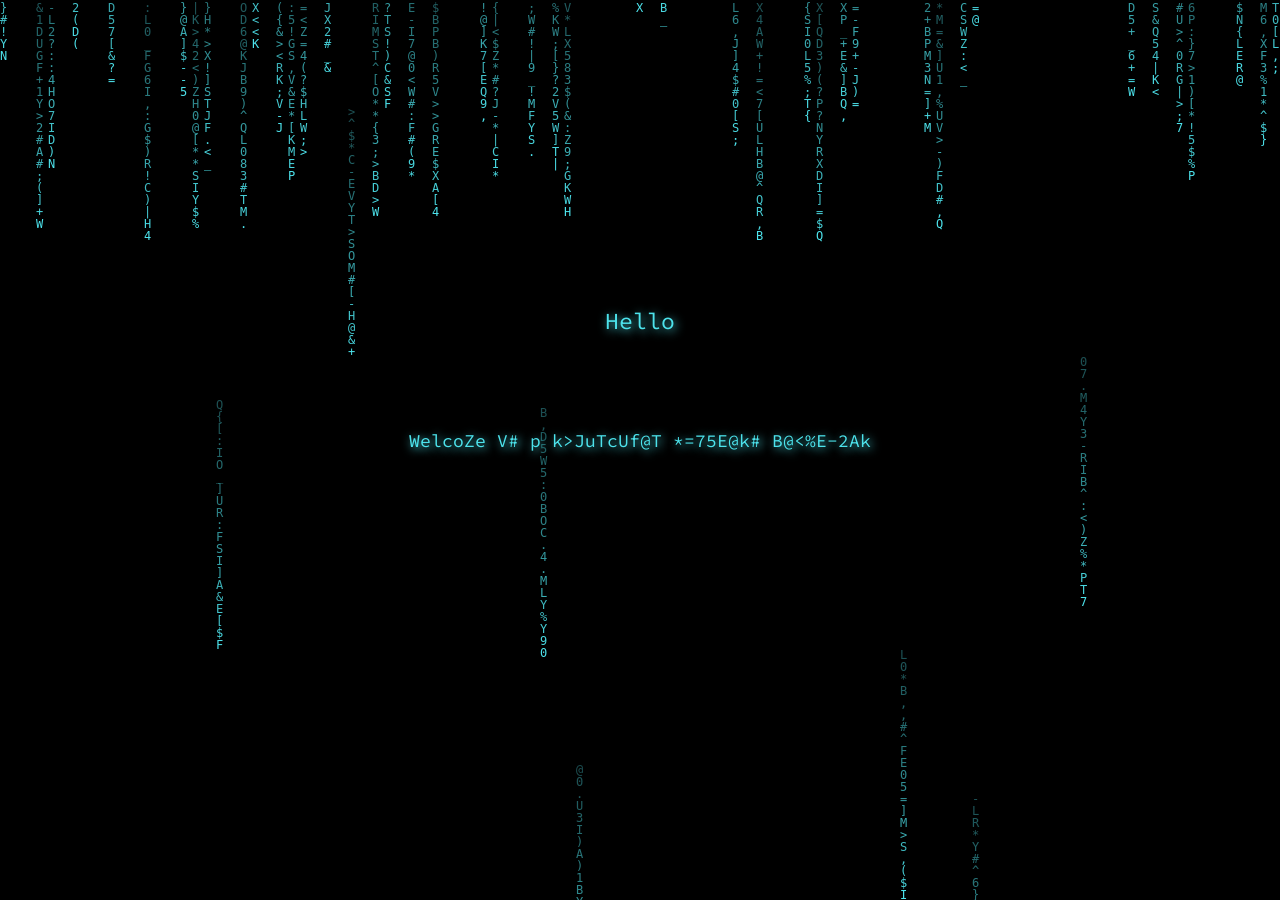
<file: index.html>
<!DOCTYPE html>
<html lang="en">

<head>
    <meta charset="UTF-8">
    <meta name="viewport" content="width=device-width, initial-scale=1.0">
    <title>loading</title>
    <link rel="stylesheet" href="/style/global.css">
</head>

<body class="loading">

    <canvas id="matrixCanvas"></canvas>

    <h1 id="h1">Hello</h1>
    <p id="p">Welcome!! <br>
        to a programing language website</p>
    <a href="main.html"><button id="button">Go to website</button></a>


    <script src="loading.js"></script>

</body>

</html>
</file>
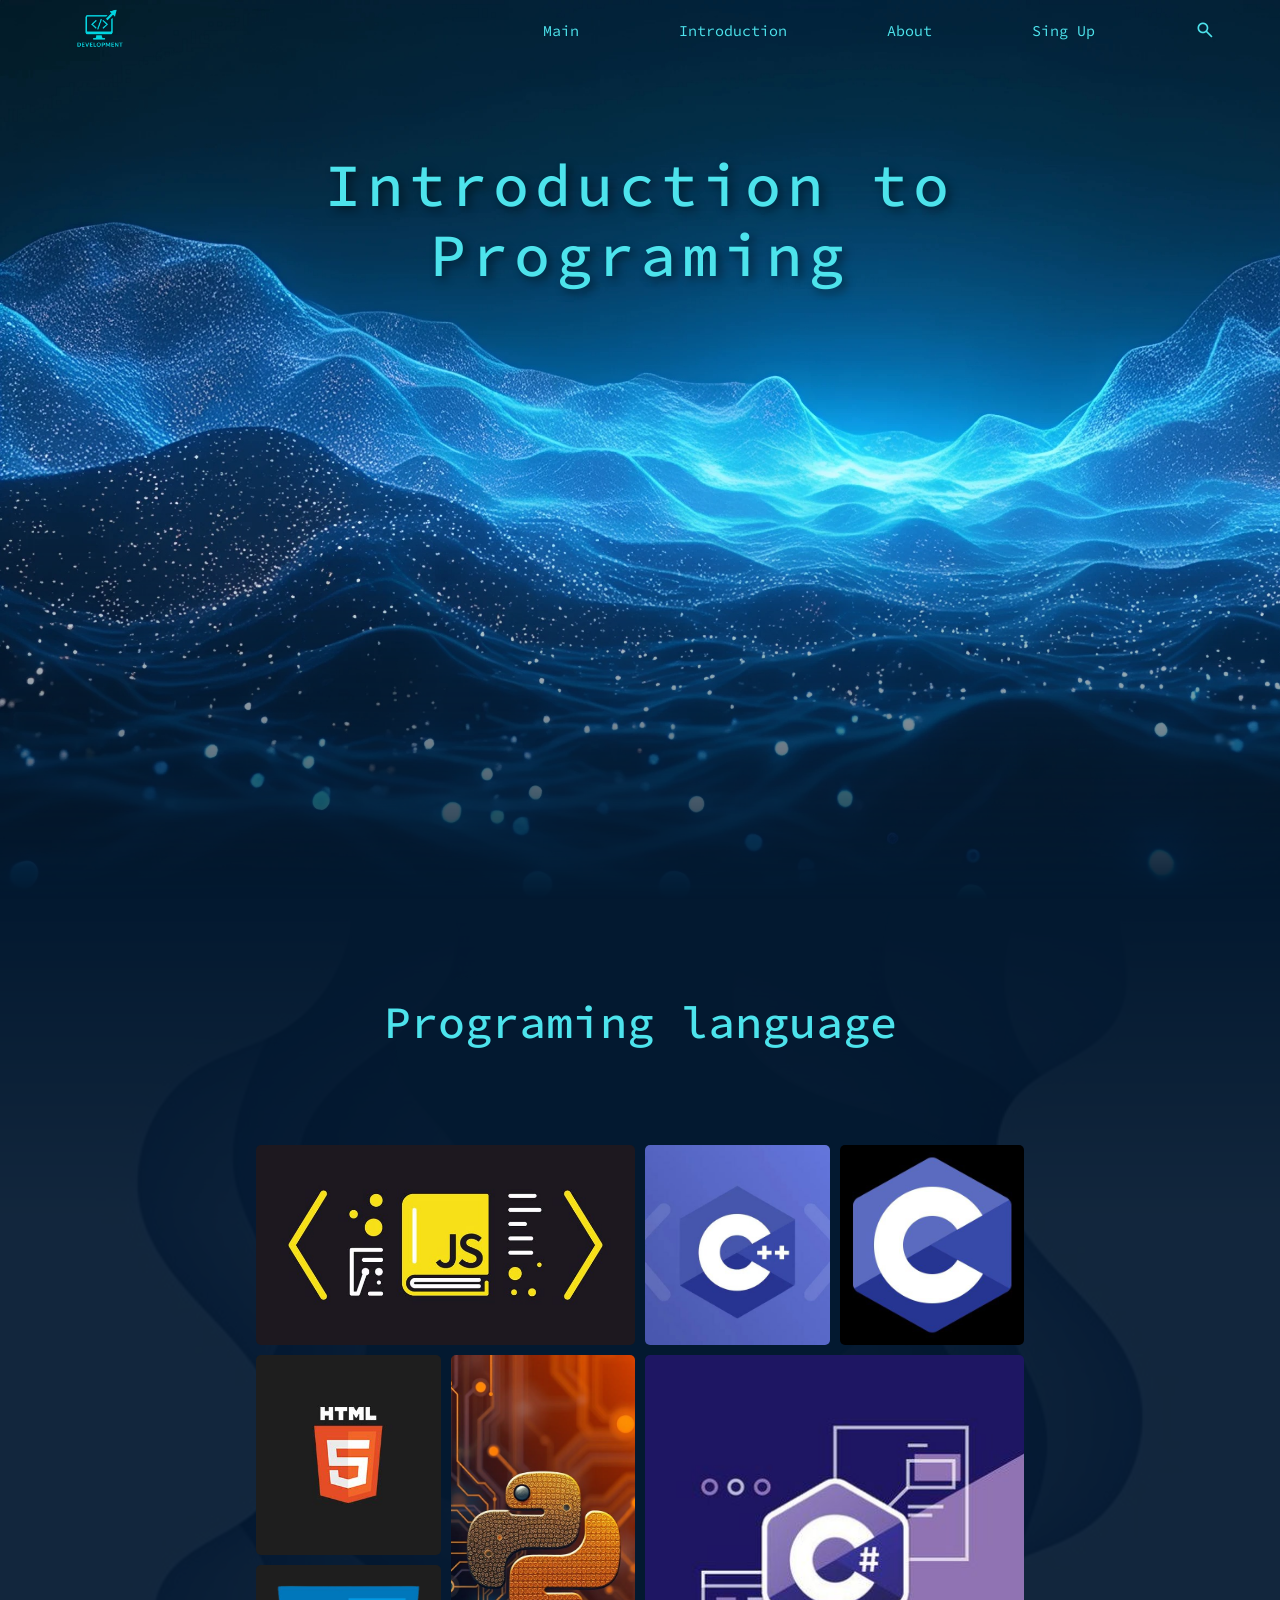
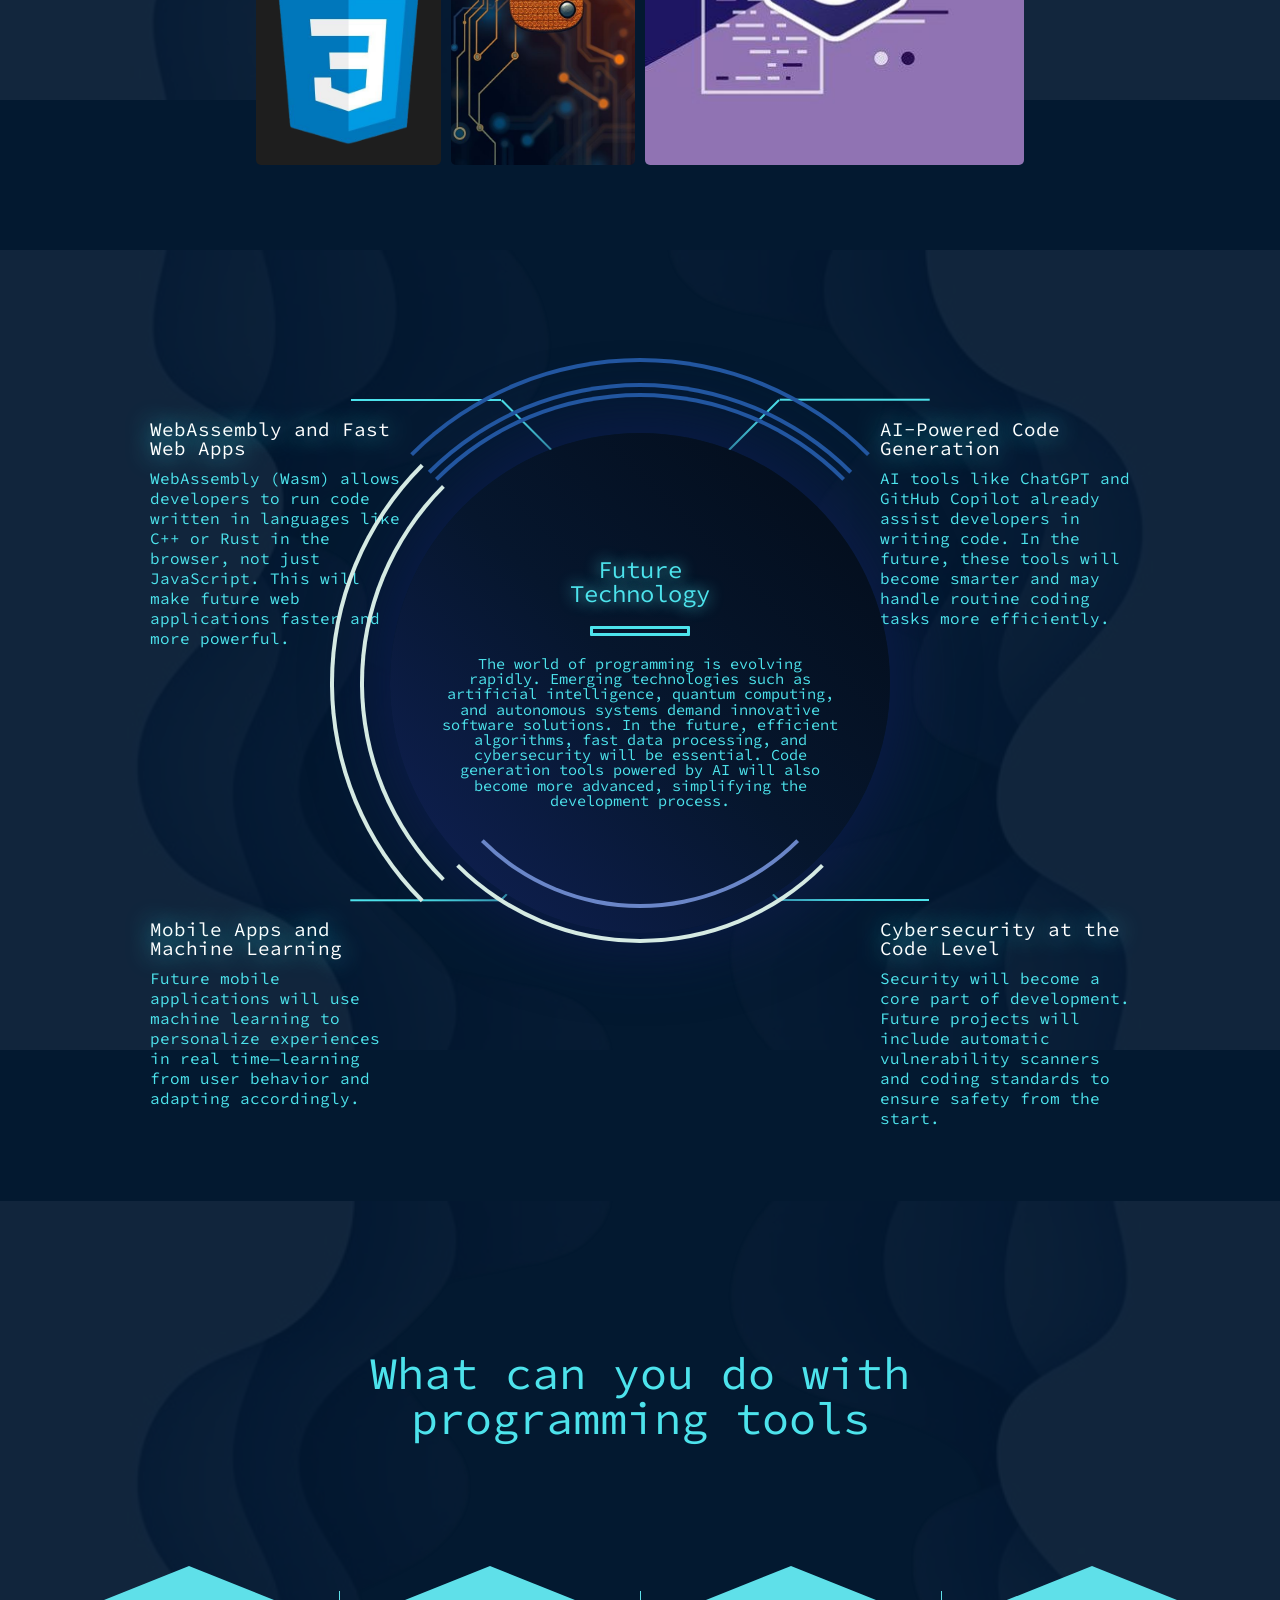
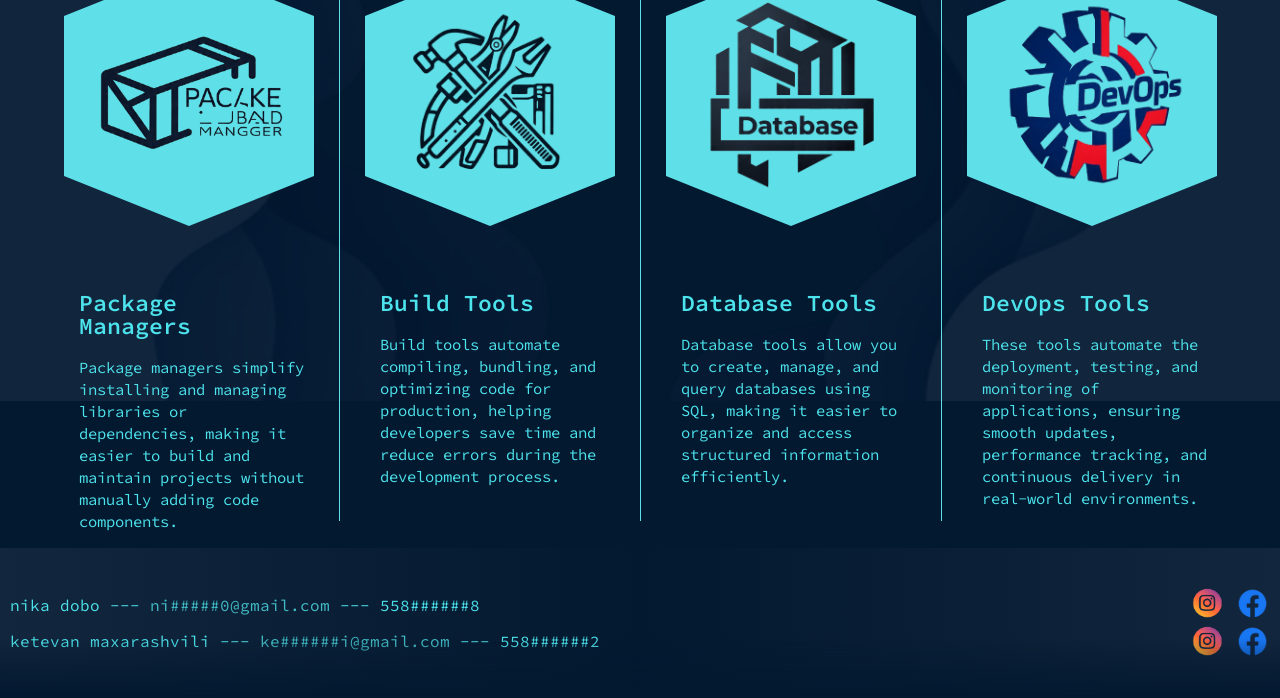
<file: main.html>
<!DOCTYPE html>
<html lang="en">

<head>
    <meta charset="UTF-8">
    <meta name="viewport" content="width=device-width, initial-scale=1.0">
    <title>Document</title>
    <link rel="stylesheet" href="/style/global.css">

    <link rel="stylesheet"
        href="https://fonts.googleapis.com/css2?family=Material+Symbols+Outlined:opsz,wght,FILL,GRAD@24,400,0,0&icon_names=search" />
</head>

<body>
    <header class="bk">
        <div class="navigation">
            <a href="#"><img src="/img/logo.png" alt="" width="70px"></a>
            <nav>
                <a href="#">Main</a>
                <a href="/web/Introduction.html">Introduction</a>
                <a href="/web/about.html">About</a>
                <a href="/web/sing_up.html" id="signUpLink">Sing Up</a>
                <span id="Search" class="material-symbols-outlined">
                    search
                </span>

                <input type="text" id="input" name="text" class="input" placeholder="Search" />
            </nav>
        </div>
        <div class="head-content">
            <h1>Introduction to <br> Programing</h1>
        </div>
    </header>

    <div class="grdient"></div>

    <main>

        <img class="first" src="/img/Без_названия__1_-removebg-preview (1).png" alt="">
        <img class="second" src="/img/Без_названия__1_-removebg-preview (1).png" alt="">

        <h1 class="title-1">Programing language</h1>
        <div class="nim-box"></div>
        <section class="s-1">

            <a class="a1" href="/web/js.html">
                <div class="box1 code">

                </div>
            </a>
            <a href="/web/c++.html">
                <div class="box2 code">

                </div>
            </a>
            <a href="/web/c.html">
                <div class="box3 code">

                </div>
            </a>
            <a href="/web/html.html">
                <div class="box4 code">

                </div>
            </a>
            <a class="a5" href="/web/py.html">
                <div class="box5 code">

                </div>
            </a>
            <a class="a6" href="/web/cc.html">
                <div class="box6 code">

                </div>
            </a>
            <a href="/web/css.html">
                <div class="box7 code">

                </div>
            </a>

        </section>


        <section class="s-3">
            <div>
                <img class="first-2" src="/img/Без_названия__1_-removebg-preview (1).png" alt="">
                <img class="second-2" src="/img/Без_названия__1_-removebg-preview (1).png" alt="">
            </div>

            <div class="main-circle">
                <div class="circle">
                    <h1>Future <br> Technology</h1>
                    <div class="box-line"></div>
                    <p>The world of programming is evolving rapidly. Emerging technologies such as artificial
                        intelligence, quantum computing, and autonomous systems demand innovative software solutions. In
                        the future, efficient algorithms, fast data processing, and cybersecurity will be essential.
                        Code generation tools powered by AI will also become more advanced, simplifying the development
                        process.</p>
                </div>
                <div class="Arrow ar1">
                    <div class="up"></div>
                    <div class="down"></div>
                </div>
                <div class="Arrow ar2">
                    <div class="up"></div>
                    <div class="down"></div>
                </div>
                <div class="Arrow ar3">
                    <div class="up"></div>
                    <div class="down"></div>
                </div>
                <div class="Arrow ar4">
                    <div class="up"></div>
                    <div class="down"></div>
                </div>

                <div class="info in1">
                    <h2>AI-Powered Code Generation</h2>
                    <p>AI tools like ChatGPT and GitHub Copilot already assist developers in writing code. In the
                        future, these tools will become smarter and may handle routine coding tasks more efficiently.
                    </p>
                </div>
                <div class="info in2">
                    <h2>WebAssembly and Fast Web Apps</h2>
                    <p>WebAssembly (Wasm) allows developers to run code written in languages like C++ or Rust in the
                        browser, not just JavaScript. This will make future web applications faster and more powerful.
                    </p>
                </div>
                <div class="info in3">
                    <h2>Mobile Apps and Machine Learning</h2>
                    <p>Future mobile applications will use machine learning to personalize experiences in real
                        time—learning from user behavior and adapting accordingly.</p>
                </div>
                <div class="info in4">
                    <h2>Cybersecurity at the Code Level</h2>
                    <p>Security will become a core part of development. Future projects will include automatic
                        vulnerability scanners and coding standards to ensure safety from the start.</p>
                </div>

                <div class="stic anim1"></div>
                <div class="stic anim2"></div>
                <div class="stic anim3"></div>
                <div class="stic anim4"></div>
                <div class="stic anim5"></div>
                <div class="stic anim6"></div>
                <div class="stic anim7"></div>
            </div>

        </section>


        <section class="s-2">
            <div>
                <img class="first-2" src="/img/Без_названия__1_-removebg-preview (1).png" alt="">
                <img class="second-2" src="/img/Без_названия__1_-removebg-preview (1).png" alt="">
            </div>

            <div class="main">
                <h1 class="title-2">What can you do with programming tools</h1>

                <div class="info">
                    <div>
                        <div class="hexagon img-size1">
                            <img src="/img/508006142_1235535094230732_6399850490665722968_n-removebg-preview.png"
                                alt="">
                        </div>
                        <div class="info-box">
                            <h1>Package Managers</h1>
                            <p>Package managers simplify installing and managing libraries or dependencies, making it
                                easier to build and maintain projects without manually adding code components.</p>
                        </div>
                    </div>

                    <div class="line"></div>
                    <div>
                        <div class="hexagon img-size2">
                            <img src="/img/511916643_727739572994621_3296841904663527511_n-removebg-preview.png" alt="">
                        </div>
                        <div class="info-box">
                            <h1>Build Tools</h1>
                            <p>Build tools automate compiling, bundling, and optimizing code for production, helping
                                developers save time and reduce errors during the development process.</p>
                        </div>
                    </div>

                    <div class="line"></div>
                    <div>
                        <div class="hexagon img-size3">
                            <img src="/img/506909031_727963699818128_1607207126579885197_n-removebg-preview.png" alt="">
                        </div>
                        <div class="info-box">
                            <h1>Database Tools</h1>
                            <p>Database tools allow you to create, manage, and query databases using SQL, making it
                                easier to organize and access structured information efficiently.</p>
                        </div>
                    </div>

                    <div class="line"></div>
                    <div>
                        <div class="hexagon img-size4">
                            <img src="/img/510145921_734529502312440_854632034208967107_n-removebg-preview.png" alt="">
                        </div>
                        <div class="info-box">
                            <h1>DevOps Tools</h1>
                            <p>These tools automate the deployment, testing, and monitoring of applications, ensuring
                                smooth updates, performance tracking, and continuous delivery in real-world
                                environments.</p>
                        </div>
                    </div>

                </div>
            </div>
        </section>
    </main>

    <!-- <a href="https://earth.google.com/earth/d/1_KFGWiyowfKLzM4-HUjWGgLPC8crwDfT?usp=sharing">map</a> -->

    <footer>
        <div class="name">
            <p>nika dobo --- <a href="#fake">ni#####0@gmail.com</a> --- 558######8</p>
            <p>ketevan maxarashvili --- <a href="#fake">ke######i@gmail.com</a> --- 558######2</p>
        </div>
        <div class="soc">
            <div>
                <a href="#fake"><img src="/img/instagram-rounded3444-removebg-preview.png" alt="" width="35px"></a>
                <a href="#fake"><img class="fc" src="./img/images-removebg-preview.png" width="35px"></a>
            </div>
            <div>
                <a href="#fake"><img src="/img/instagram-rounded3444-removebg-preview.png" alt="" width="35px"></a>
                <a href="#fake"><img class="fc" src="./img/images-removebg-preview.png" alt="" width="35px"></a>
            </div>
        </div>
    </footer>



    <script src="https://www.chatbase.co/embed.min.js" defer></script>

    <script src="main.js"></script>

    <script>
        document.addEventListener("DOMContentLoaded", function () {
            const isLoggedIn = localStorage.getItem("loggedIn");
            const signUpLink = document.getElementById("signUpLink");

            if (signUpLink) {
                if (isLoggedIn === "true") {
                    signUpLink.textContent = "Accaunt";
                    signUpLink.href = "/web/accaunt.html";
                } else {
                    signUpLink.textContent = "Sing Up";
                    signUpLink.href = "/web/sing_up.html";
                }
            }
        });
    </script>



</body>

</html>
</file>
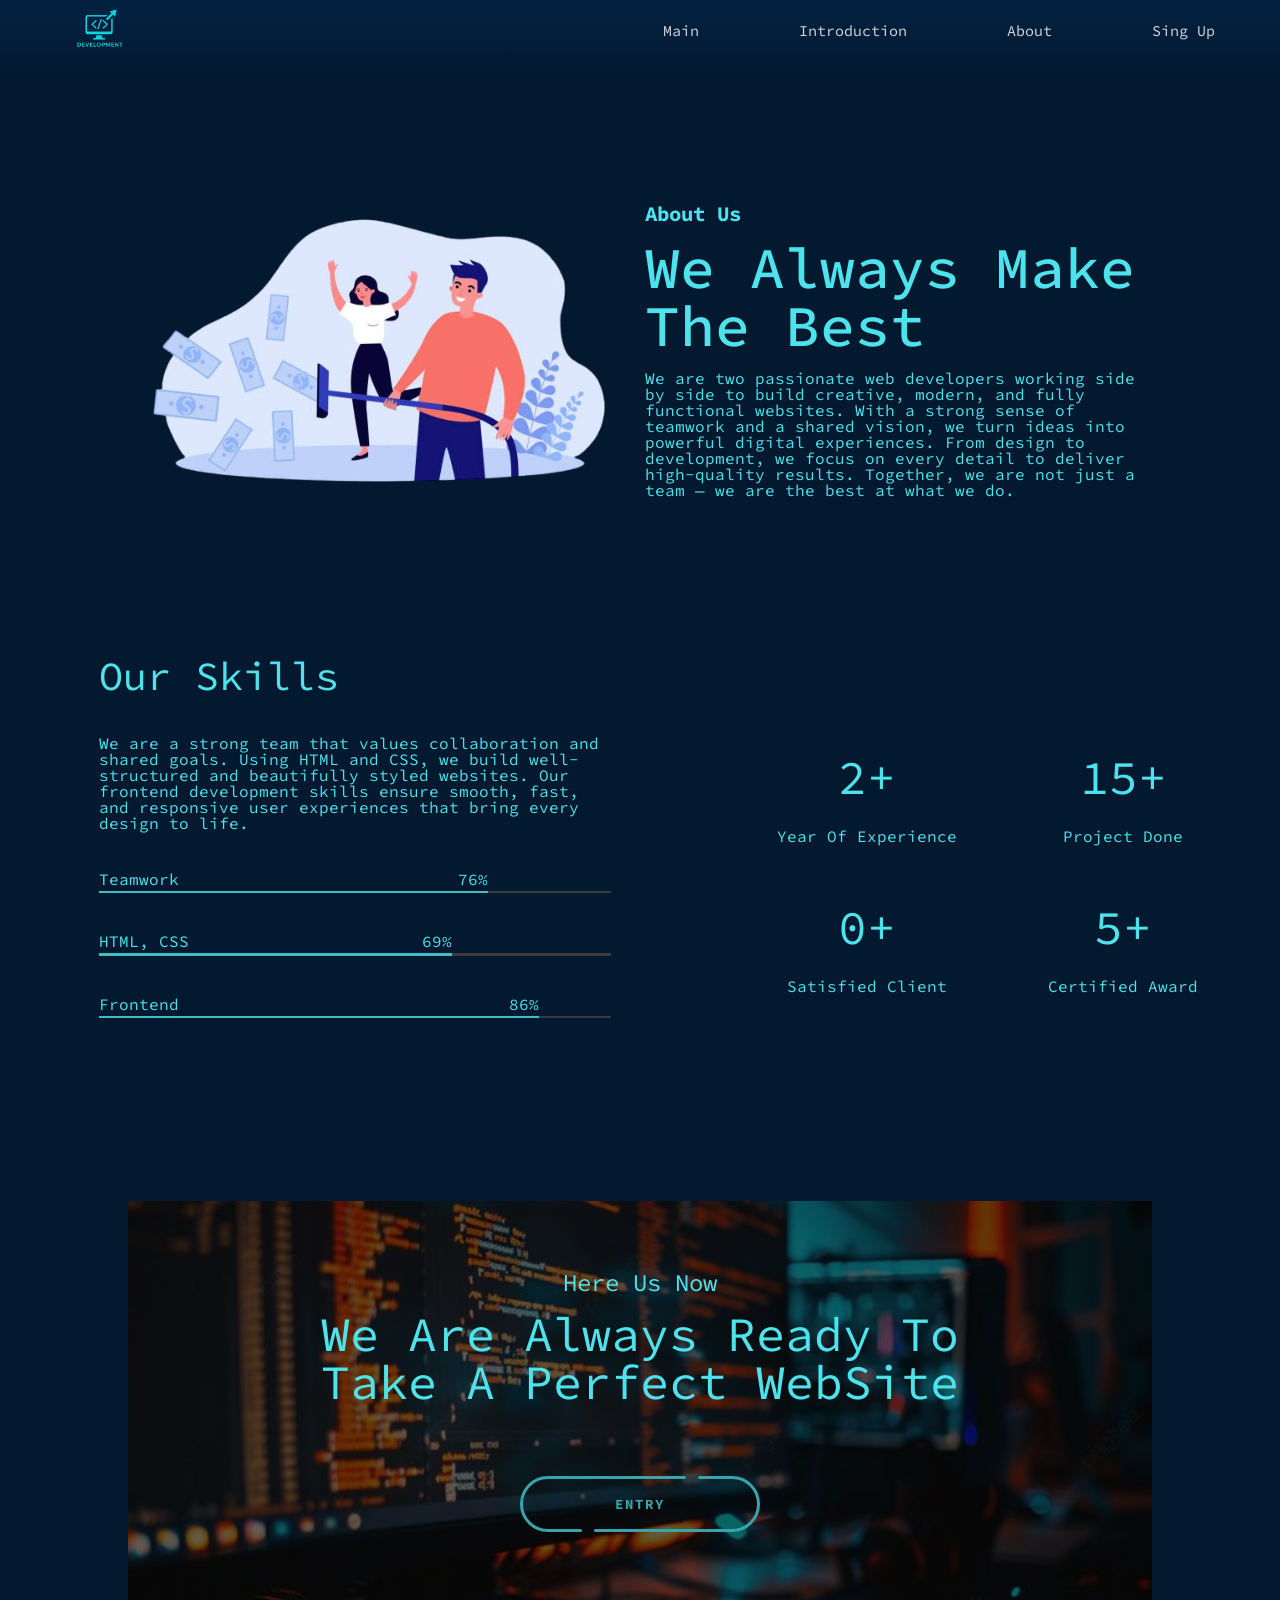
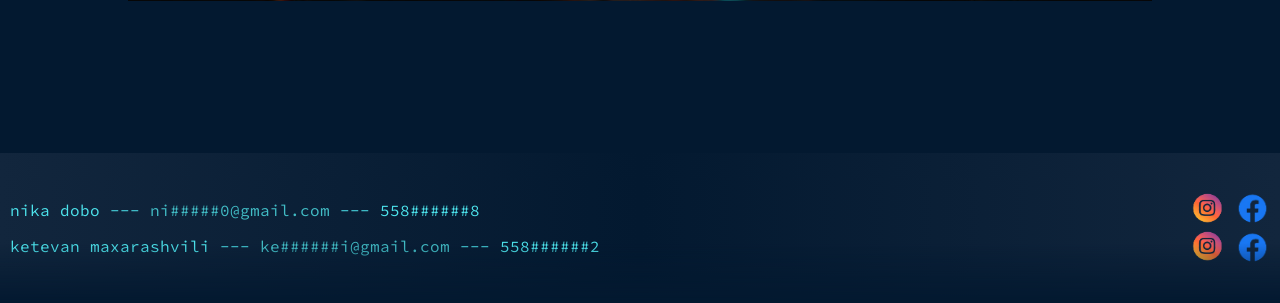
<file: web/about.html>
<!DOCTYPE html>
<html lang="en">

<head>
    <meta charset="UTF-8">
    <meta name="viewport" content="width=device-width, initial-scale=1.0">
    <title>Document</title>
    <link rel="stylesheet" href="/style/global.css">
    <link rel="stylesheet"
        href="https://fonts.googleapis.com/css2?family=Material+Symbols+Outlined:opsz,wght,FILL,GRAD@24,400,0,0&icon_names=search" />

</head>

<body class=" webs">
    <header class="web-head">
        <div class="navigation">
            <a href="#"><img src="/img/logo.png" alt="" width="70px"></a>
            <nav>
                <a href="/main.html">Main</a>
                <a href="/web/Introduction.html">Introduction</a>
                <a href="/web/about.html">About</a>
                <a href="/web/sing_up.html" id="signUpLink">Sing Up</a>
            </nav>
        </div>
    </header>


    <main class="about">
        <section class="s-1">
            <img src="/img/istockphoto-1359923479-612x612-removebg-preview.png" alt="">
            <div class="content">
                <h2>About Us</h2>
                <h1>We Always Make The Best</h1>
                <p>We are two passionate web developers working side by side to build creative, modern, and fully
                    functional
                    websites. With a strong sense of teamwork and a shared vision, we turn ideas into powerful digital
                    experiences. From design to development, we focus on every detail to deliver high-quality results.
                    Together, we are not just a team — we are the best at what we do.</p>
            </div>
        </section>

        <section class="s-2">
            <h2>Our Skills</h2>
            <div class="main">
                <div class="con1">
                    <p>We are a strong team that values collaboration and shared goals. Using HTML and CSS, we build
                        well-structured and beautifully styled websites. Our frontend development skills ensure smooth,
                        fast, and responsive user experiences that bring every design to life.</p>
                    <div class="load">
                        <div class="in_load1 in">
                            <p>Teamwork<b>76%</b></p>
                        </div>
                    </div>
                    <div class="load">
                        <div class="in_load2 in">
                            <p>HTML, CSS<b>69%</b></p>
                        </div>
                    </div>
                    <div class="load">
                        <div class="in_load3 in">
                            <p>Frontend<b>86%</b></p>
                        </div>
                    </div>
                </div>

                <div class="con2">
                    <div>
                        <h1>2+<br><b>Year Of Experience</b></h1>
                    </div>
                    <div>
                        <h1>15+<br><b>Project Done</b></h1>
                    </div>
                    <div>
                        <h1>0+<br><b> Satisfied Client</b></h1>
                    </div>
                    <div>
                        <h1>5+<br><b>Certified Award</b></h1>
                    </div>
                </div>
            </div>
        </section>

        <section class="s-3">
            <div class="main">
                <div class="blur">
                    <h2>Here Us Now</h2>
                    <h1>We Are Always Ready To <br> Take A Perfect WebSite</h1>
                    <div class="container">
                        <a href="/main.html" class="button type--C">
                            <div class="button__line"></div>
                            <div class="button__line"></div>
                            <span class="button__text">ENTRY</span>
                            <div class="button__drow1"></div>
                            <div class="button__drow2"></div>
                        </a>
                    </div>
                </div>
            </div>
        </section>
    </main>


    <br><br><br><br><br><br><br><br><br><br><br><br>
    <footer>
        <div class="name">
            <p>nika dobo --- <a href="#fake">ni#####0@gmail.com</a> --- 558######8</p>
            <p>ketevan maxarashvili --- <a href="#fake">ke######i@gmail.com</a> --- 558######2</p>
        </div>
        <div class="soc">
            <div>
                <a href="#fake"><img src="/img/instagram-rounded3444-removebg-preview.png" alt="" width="35px"></a>
                <a href="#fake"><img class="fc" src="/img/images-removebg-preview.png" width="35px"></a>
            </div>
            <div>
                <a href="#fake"><img src="/img/instagram-rounded3444-removebg-preview.png" alt="" width="35px"></a>
                <a href="#fake"><img class="fc" src="/img/images-removebg-preview.png" alt="" width="35px"></a>
            </div>
        </div>
    </footer>


    <script>
        document.addEventListener("DOMContentLoaded", function () {
            const isLoggedIn = localStorage.getItem("loggedIn");
            const signUpLink = document.getElementById("signUpLink");

            if (signUpLink) {
                if (isLoggedIn === "true") {
                    signUpLink.textContent = "Accaunt";
                    signUpLink.href = "/web/accaunt.html";
                } else {
                    signUpLink.textContent = "Sing Up";
                    signUpLink.href = "/web/sing_up.html";
                }
            }
        });
    </script>

</body>

</html>
</file>
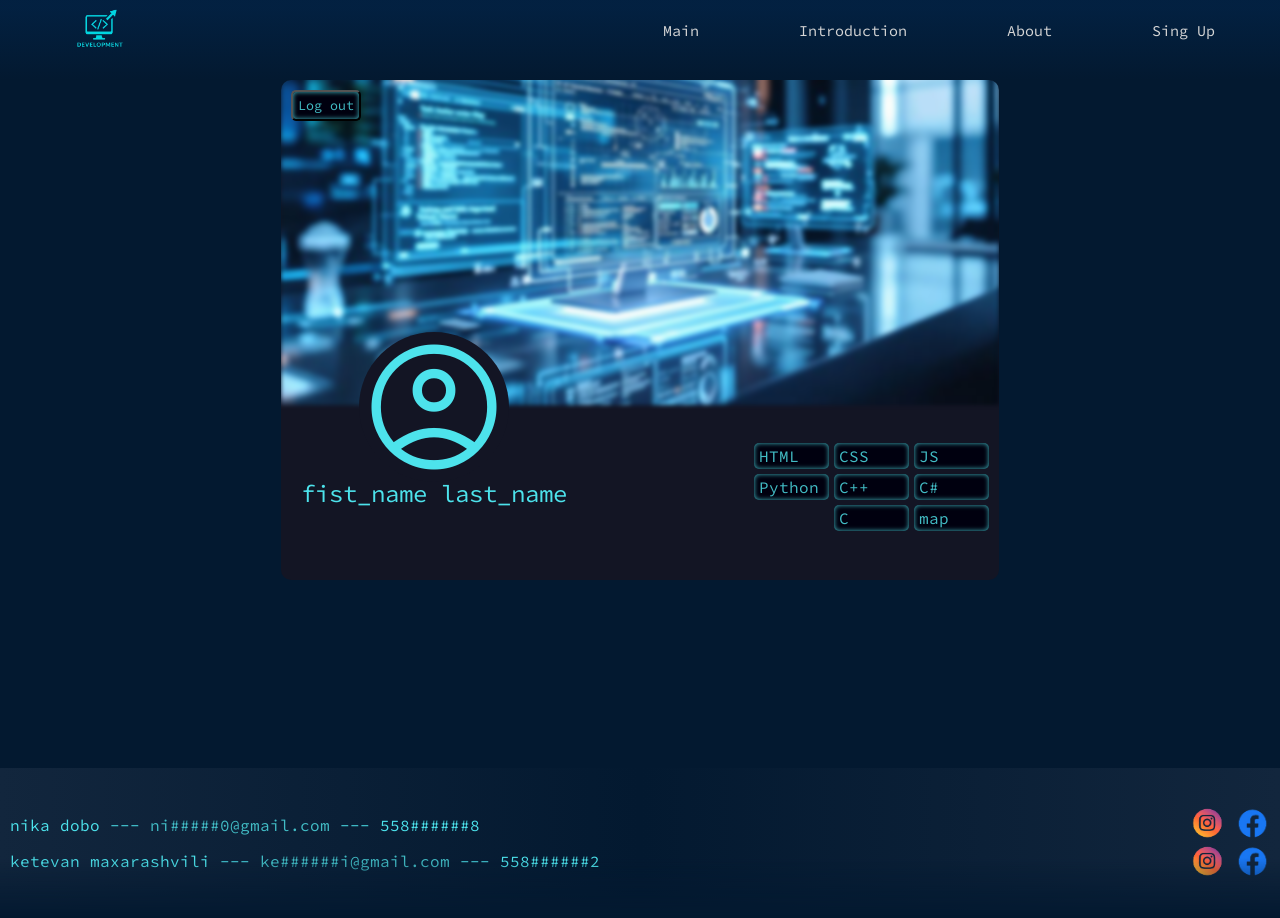
<file: web/accaunt.html>
<!DOCTYPE html>
<html lang="en">

<head>
    <meta charset="UTF-8">
    <meta name="viewport" content="width=device-width, initial-scale=1.0">
    <title>Document</title>
    <link rel="stylesheet" href="/style/global.css">
    <link rel="stylesheet"
        href="https://fonts.googleapis.com/css2?family=Material+Symbols+Outlined:opsz,wght,FILL,GRAD@24,400,0,0&icon_names=search" />
    <link rel="stylesheet"
        href="https://fonts.googleapis.com/css2?family=Material+Symbols+Outlined:opsz,wght,FILL,GRAD@24,400,0,0&icon_names=account_circle" />
</head>

<body class="webs">
    <header class="web-head">
        <div class="navigation">
            <a href="#"><img src="/img/logo.png" alt="" width="70px"></a>
            <nav>
                <a href="/main.html">Main</a>
                <a href="/web/Introduction.html">Introduction</a>
                <a href="/web/about.html">About</a>
                <a href="/web/sing_up.html" id="signUpLink">Sing Up</a>
            </nav>
        </div>
    </header>

    <main class="accaunt">

        <section>
            <div class="main">
                <button id="logout-btn">Log out</button>
                <img src="/img/🚀 ChatGPT Tasks_ OpenAI's game-changing feature that transforms your AI assistant into a smart scheduler! From reminders to deadlines, it's your new productivity superpower_ Curious how it'll revolutionize your wo.jpg"
                    alt="">
                <div class="info">
                    <div class="img-name">
                        <span class="material-symbols-outlined">
                            account_circle
                        </span>
                        <h1>fist_name last_name</h1>
                    </div>
                    <div class="len">
                        <div><a href="/web/html.html">HTML</a></div>
                        <div><a href="/web/css.html">CSS</a></div>
                        <div><a href="/web/js.html">JS</a></div>
                        <div><a href="/web/py.html">Python</a></div>
                        <div><a href="/web/c++.html">C++</a></div>
                        <div><a href="/web/cc.html">C#</a></div>
                        <div class="last"><a href="/web/c.html">C</a></div>
                        <div class="map">
                            <a target="_blank"
                                href="https://earth.google.com/earth/d/1_KFGWiyowfKLzM4-HUjWGgLPC8crwDfT?usp=sharing">map</a>
                        </div>
                    </div>
                </div>
            </div>
        </section>

    </main>

    <br><br><br><br><br><br><br><br>
    <footer>
        <div class="name">
            <p>nika dobo --- <a href="#fake">ni#####0@gmail.com</a> --- 558######8</p>
            <p>ketevan maxarashvili --- <a href="#fake">ke######i@gmail.com</a> --- 558######2</p>
        </div>
        <div class="soc">
            <div>
                <a href="#fake"><img src="/img/instagram-rounded3444-removebg-preview.png" alt="" width="35px"></a>
                <a href="#fake"><img class="fc" src="/img/images-removebg-preview.png" width="35px"></a>
            </div>
            <div>
                <a href="#fake"><img src="/img/instagram-rounded3444-removebg-preview.png" alt="" width="35px"></a>
                <a href="#fake"><img class="fc" src="/img/images-removebg-preview.png" alt="" width="35px"></a>
            </div>
        </div>
    </footer>

    <script>
        document.addEventListener("DOMContentLoaded", function () {
            const isLoggedIn = localStorage.getItem("loggedIn");
            const signUpLink = document.getElementById("signUpLink");

            if (signUpLink) {
                if (isLoggedIn === "true") {
                    signUpLink.textContent = "Accaunt";
                    signUpLink.href = "/web/accaunt.html";
                } else {
                    signUpLink.textContent = "Sing Up";
                    signUpLink.href = "/web/sing_up.html";
                }
            }
        });
    </script>


    <script>
        document.addEventListener("DOMContentLoaded", function () {
            const firstName = localStorage.getItem("first_name");
            const lastName = localStorage.getItem("last_name");

            if (firstName && lastName) {
                const h1 = document.querySelector(".img-name h1");
                h1.textContent = firstName + " " + lastName;
            }

            // Log out ღილაკი
            document.getElementById("logout-btn").addEventListener("click", function () {
                localStorage.clear();
                window.location.href = "/web/sing_up.html";
            });
        });
    </script>



</body>

</html>
</file>
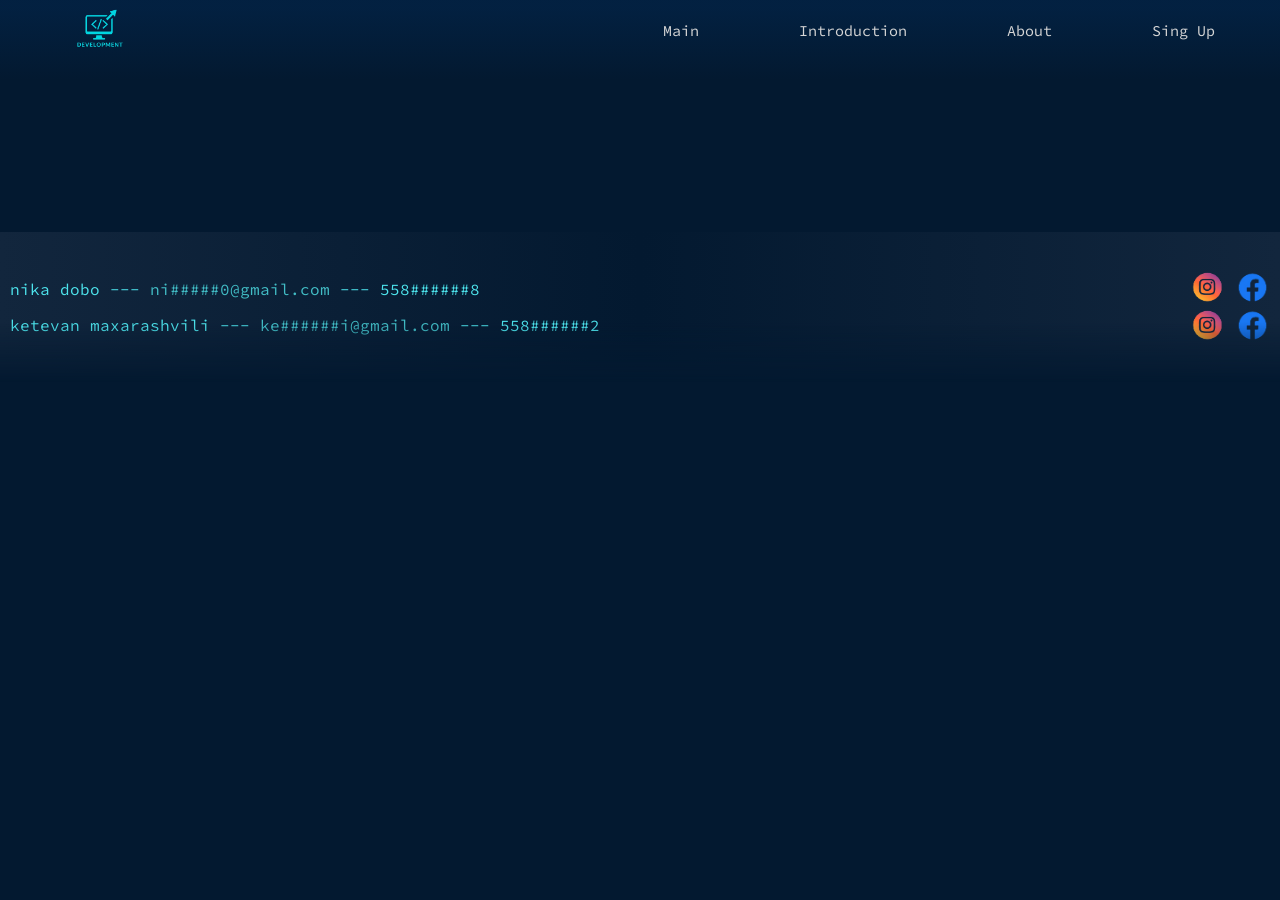
<file: web/c#.html>
<!DOCTYPE html>
<html lang="en">

<head>
    <meta charset="UTF-8">
    <meta name="viewport" content="width=device-width, initial-scale=1.0">
    <title>Document</title>
    <link rel="stylesheet" href="/style/global.css">
    <link rel="stylesheet"
        href="https://fonts.googleapis.com/css2?family=Material+Symbols+Outlined:opsz,wght,FILL,GRAD@24,400,0,0&icon_names=search" />

</head>

<body class=" webs">
    <header class="web-head">
        <div class="navigation">
            <a href="#"><img src="/img/logo.png" alt="" width="70px"></a>
            <nav>
                <a href="/main.html">Main</a>
                <a href="/web/Introduction.html">Introduction</a>
                <a href="/web/about.html">About</a>
                <a href="/web/sing_up.html" id="signUpLink">Sing Up</a>
            </nav>
        </div>
    </header>

    <br><br><br><br><br><br><br><br><br><br><br><br>
    <footer>
        <div class="name">
            <p>nika dobo --- <a href="#fake">ni#####0@gmail.com</a> --- 558######8</p>
            <p>ketevan maxarashvili --- <a href="#fake">ke######i@gmail.com</a> --- 558######2</p>
        </div>
        <div class="soc">
            <div>
                <a href="#fake"><img src="/img/instagram-rounded3444-removebg-preview.png" alt="" width="35px"></a>
                <a href="#fake"><img class="fc" src="/img/images-removebg-preview.png" width="35px"></a>
            </div>
            <div>
                <a href="#fake"><img src="/img/instagram-rounded3444-removebg-preview.png" alt="" width="35px"></a>
                <a href="#fake"><img class="fc" src="/img/images-removebg-preview.png" alt="" width="35px"></a>
            </div>
        </div>
    </footer>

    <script>
        document.addEventListener("DOMContentLoaded", function () {
            const isLoggedIn = localStorage.getItem("loggedIn");
            const signUpLink = document.getElementById("signUpLink");

            if (signUpLink) {
                if (isLoggedIn === "true") {
                    signUpLink.textContent = "Accaunt";
                    signUpLink.href = "/web/accaunt.html";
                } else {
                    signUpLink.textContent = "Sing Up";
                    signUpLink.href = "/web/sing_up.html";
                }
            }
        });
    </script>

</body>

</html>
</file>
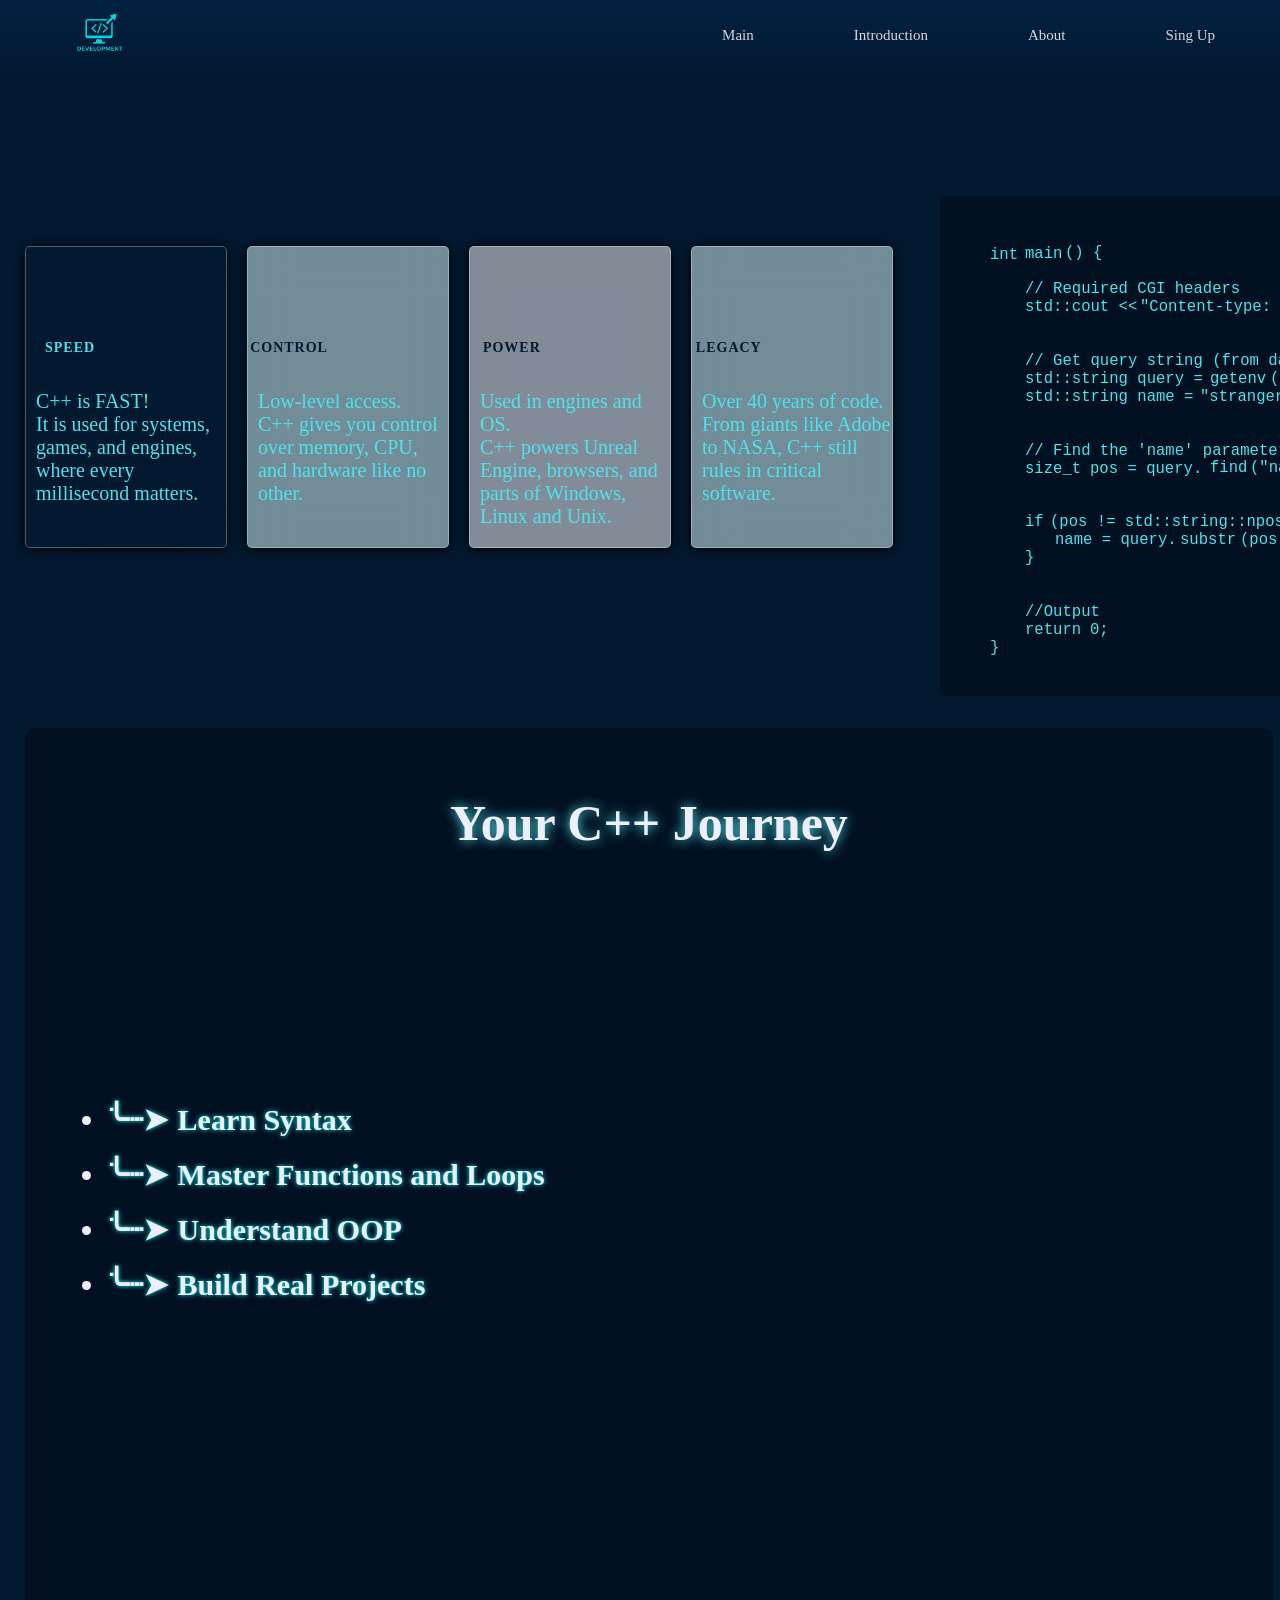
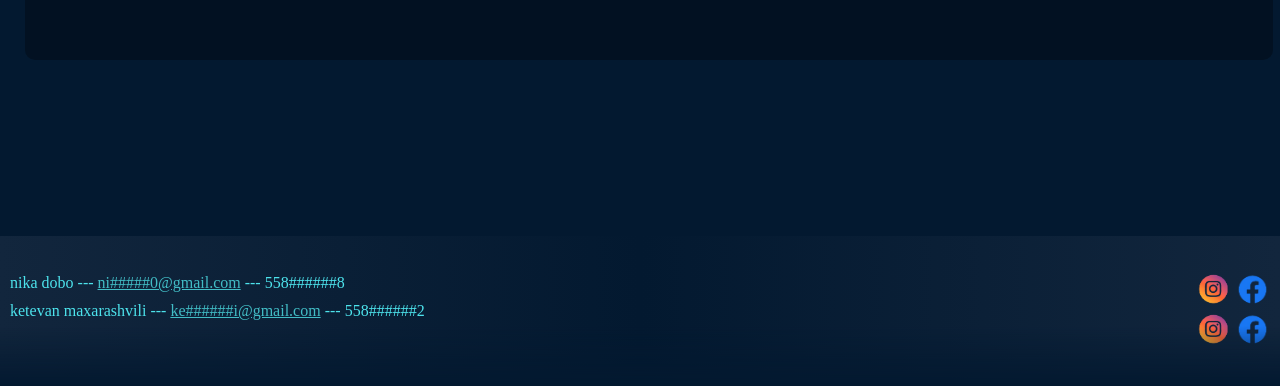
<file: web/c++.html>
<!DOCTYPE html>
<html lang="en">

<head>
    <meta charset="UTF-8">
    <meta name="viewport" content="width=device-width, initial-scale=1.0">
    <title>c++</title>
    <link rel="stylesheet" href="/style/c++.css">


    <style>
        .icons {
            display: flex;
            justify-content: start;
            gap: 115px;
            position: relative;
            margin-left: 25px;
            top: 230px;
            z-index: 999;
            color: rgb(3, 25, 48)
        }

        .icon-str {
            display: flex;
            flex-direction: column;
            align-items: center;
            padding: 20px;
            background: transparent;
            border-radius: 12px;
            transition: transform 0.3s, background 0.3s;
            cursor: pointer;
        }

        .icon-str i {
            font-size: 40px;
            margin-bottom: 10px;
            transition: color 0.3s;
        }

        .icon-str span {
            font-size: 14px;
            text-transform: uppercase;
            letter-spacing: 1px;
            font-weight: bold;
        }

        .icon-str:hover {
            transform: scale(1.1);

        }

        .speed:hover i {
            color: rgb(255, 255, 167);
            text-shadow: rgb(255, 255, 167) 0 0 12px;
        }

        .control:hover i {
            color: #3498db;
            text-shadow: #3498db 0 0 12px;
        }

        .power:hover i {
            color: #36130f;
            text-shadow: #36130f 0 0 12px;
        }

        .legacy:hover i {
            color: #2f1739;
            text-shadow: #2f1739 0 0 12px;
        }
    </style>
</head>

<body>



    <header class="web-head">
        <div class="navigation">
            <a href="#"><img src="/img/logo.png" alt="" width="70px"></a>
            <nav>
                <a href="/main.html">Main</a>
                <a href="/web/Introduction.html">Introduction</a>
                <a href="/web/about.html">About</a>
                <a href="/web/sing_up.html" id="signUpLink">Sing Up</a>
            </nav>
        </div>
    </header>

    <body class="webs">


        <div class="icons">
            <div class="icon-str speed">
                <i class="fas fa-bolt"></i>
                <span style="color: #51dee8;">Speed</span>
            </div>
            <div class="icon-str control">
                <i class="fas fa-sliders-h"></i>
                <span>Control</span>
            </div>
            <div class="icon-str power">
                <i class="fas fa-dumbbell"></i>
                <span>Power</span>
            </div>
            <div class="icon-str legacy">

                <i class="fas fa-chess-king"></i>
                <span>Legacy</span>
            </div>
        </div>


        <div class="terminal">

            <div class="codes">
                <div class="int">int</div>
                <div class="main">main</div>
                <div class="symbols">() {</div> <br>
                <div class="comments">// Required CGI headers</div>
                <div class="std">std::cout << </div>
                        <div class="cont">"Content-type: text/html\n\";</div> <br> <br>
                        <div class="comments">// Get query string (from data)</div>
                        <div class="std">std::string query = </div>
                        <div class="get">getenv</div>
                        <div class="query">("QUERY_STRING")</div>
                        <div class="std">std::string name =</div>
                        <div class="stranger">"stranger"</div> <br> <br>
                        <div class="comments">// Find the 'name' parameter value</div>
                        <div class="size">size_t</div>
                        <div class="posquery">pos = query.</div>
                        <div class="get">find</div>
                        <div class="name">("name");</div> <br> <br>
                        <div class="ifelse">if</div>
                        <div class="pos">(pos != std::string::npos) {</div>
                        <div class="name2">name = query.</div>
                        <div class="subtr">substr</div>
                        <div class="pos2">(pos + 5);</div>
                        <div class="brac">}</div> <br> <br>
                        <div class="comments">//Output </div>
                        <div class="ifelse">return </div>
                        <div class="zero">0;</div>
                        <div class="brac2">}</div>

                </div>

            </div>



            <!-- <div class="binarycode">0101010101</div> -->

            <div class="containers">

                <div class="container1"
                    style="margin-top: -450px; background: url(https://www.excitel.com/wp-content/uploads/2021/12/difference-between-internet-and-download-speed-excitel.jpg); background-size: cover;">



                    <p class="p2"><br>
                        C++ is FAST! <br>
                        It is used for systems, games, and engines, where every millisecond matters.
                    </p>
                </div>

                <div class="container2" style="margin-top: -450px;">
                    <p class="p2">
                        <br>
                        Low-level access. <br>
                        C++ gives you control over memory, CPU, and hardware like no other.

                    </p>

                </div>

                <div class="container3" style="margin-top: -450px;">
                    <p class="p2"><br>
                        Used in engines and OS. <br>
                        C++ powers Unreal Engine, browsers, and parts of Windows, Linux and Unix.
                    </p>

                </div>

                <div class="container4" style="margin-top: -450px;">
                    <p class="p2"><br>
                        Over 40 years of code. <br>
                        From giants like Adobe to NASA, C++ still rules in critical software.
                    </p>

                </div>
            </div>



            <div class="cppjourney">
                <h3>Your C++ Journey</h3>
                <ul>
                    <li class="li1"><span>ׂ╰┈➤</span>Learn Syntax</li>
                    <li class="li1"><span>ׂ╰┈➤</span>Master Functions and Loops</li>
                    <li class="li1"><span>ׂ╰┈➤</span>Understand OOP</li>
                    <li class="li1"><span>ׂ╰┈➤</span>Build Real Projects</li>
                </ul>
            </div>




            <br><br><br><br><br><br><br><br><br><br><br><br>
            <footer>
                <div class="name">
                    <p>nika dobo --- <a href="#fake">ni#####0@gmail.com</a> --- 558######8</p>
                    <p>ketevan maxarashvili --- <a href="#fake">ke######i@gmail.com</a> --- 558######2</p>
                </div>
                <div class="soc">
                    <div>
                        <a href="#fake"><img src="/img/instagram-rounded3444-removebg-preview.png" alt=""
                                width="35px"></a>
                        <a href="#fake"><img class="fc" src="/img/images-removebg-preview.png" width="35px"></a>
                    </div>
                    <div>
                        <a href="#fake"><img src="/img/instagram-rounded3444-removebg-preview.png" alt=""
                                width="35px"></a>
                        <a href="#fake"><img class="fc" src="/img/images-removebg-preview.png" alt="" width="35px"></a>
                    </div>
                </div>
            </footer>

            <script>
                document.addEventListener("DOMContentLoaded", function () {
                    const isLoggedIn = localStorage.getItem("loggedIn");
                    const signUpLink = document.getElementById("signUpLink");

                    if (signUpLink) {
                        if (isLoggedIn === "true") {
                            signUpLink.textContent = "Accaunt";
                            signUpLink.href = "/web/accaunt.html";
                        } else {
                            signUpLink.textContent = "Sing Up";
                            signUpLink.href = "/web/sing_up.html";
                        }
                    }
                });
            </script>
    </body>

</html>
</file>
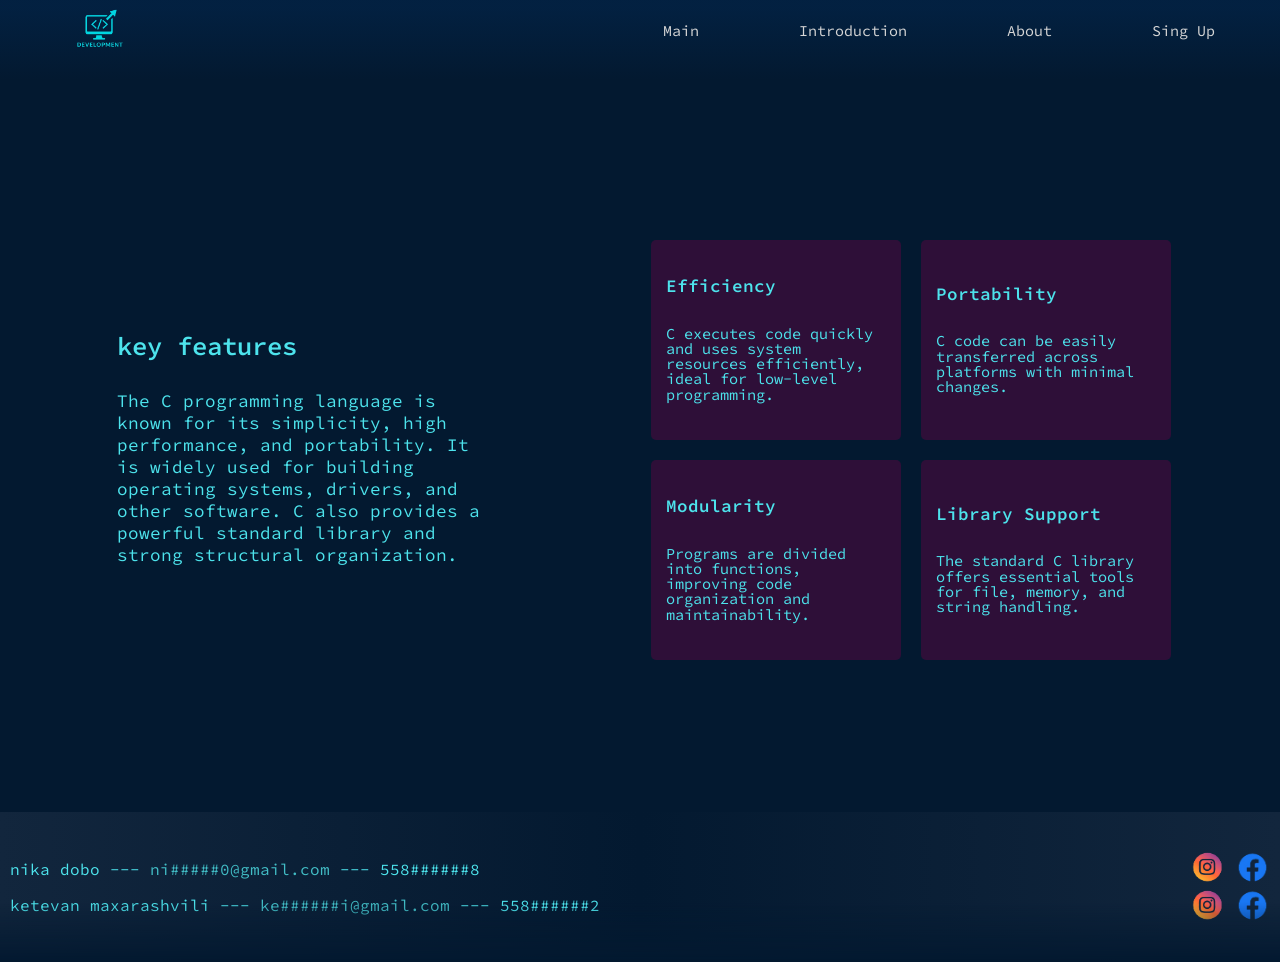
<file: web/c.html>
<!DOCTYPE html>
<html lang="en">

<head>
    <meta charset="UTF-8">
    <meta name="viewport" content="width=device-width, initial-scale=1.0">
    <title>Document</title>
    <link rel="stylesheet" href="/style/global.css">
    <link rel="stylesheet"
        href="https://fonts.googleapis.com/css2?family=Material+Symbols+Outlined:opsz,wght,FILL,GRAD@24,400,0,0&icon_names=search" />

</head>

<body class=" webs">
    <header class="web-head">
        <div class="navigation">
            <a href="#"><img src="/img/logo.png" alt="" width="70px"></a>
            <nav>
                <a href="/main.html">Main</a>
                <a href="/web/Introduction.html">Introduction</a>
                <a href="/web/about.html">About</a>
                <a href="/web/sing_up.html" id="signUpLink">Sing Up</a>
            </nav>
        </div>
    </header>

    <br><br><br><br><br>
    <br><br><br><br><br>

    <main class="c">
        <section class="leter">
            <div class="boom"></div>
            <div class="top let"></div>
            <div class="left let"></div>
            <div class="bottom let"></div>
        </section>

        <section class="main">
            <div class="left">
                <h2>key features</h2>
                <p>The C programming language is known for its simplicity, high performance, and portability. It is
                    widely used for building operating systems, drivers, and other software. C also provides a
                    powerful standard library and strong structural organization.</p>
            </div>
            <div class="right">
                <div class="box b">
                    <h3>Efficiency</h3>
                    <p>C executes code quickly and uses system resources efficiently, ideal for low-level programming.
                    </p>
                </div>
                <div class="box">
                    <h3>Portability</h3>
                    <p>C code can be easily transferred across platforms with minimal changes.</p>
                </div>
                <div class="box b">
                    <h3>Modularity</h3>
                    <p>Programs are divided into functions, improving code organization and maintainability.</p>
                </div>
                <div class="box">
                    <h3>Library Support</h3>
                    <p>The standard C library offers essential tools for file, memory, and string handling.</p>
                </div>
            </div>
        </section>

    </main>

    <br><br><br><br><br><br><br><br><br><br><br><br>
    <footer>
        <div class="name">
            <p>nika dobo --- <a href="#fake">ni#####0@gmail.com</a> --- 558######8</p>
            <p>ketevan maxarashvili --- <a href="#fake">ke######i@gmail.com</a> --- 558######2</p>
        </div>
        <div class="soc">
            <div>
                <a href="#fake"><img src="/img/instagram-rounded3444-removebg-preview.png" alt="" width="35px"></a>
                <a href="#fake"><img class="fc" src="/img/images-removebg-preview.png" width="35px"></a>
            </div>
            <div>
                <a href="#fake"><img src="/img/instagram-rounded3444-removebg-preview.png" alt="" width="35px"></a>
                <a href="#fake"><img class="fc" src="/img/images-removebg-preview.png" alt="" width="35px"></a>
            </div>
        </div>
    </footer>

    <script>
        document.addEventListener("DOMContentLoaded", function () {
            const isLoggedIn = localStorage.getItem("loggedIn");
            const signUpLink = document.getElementById("signUpLink");

            if (signUpLink) {
                if (isLoggedIn === "true") {
                    signUpLink.textContent = "Accaunt";
                    signUpLink.href = "/web/accaunt.html";
                } else {
                    signUpLink.textContent = "Sing Up";
                    signUpLink.href = "/web/sing_up.html";
                }
            }
        });
    </script>

</body>

</html>
</file>
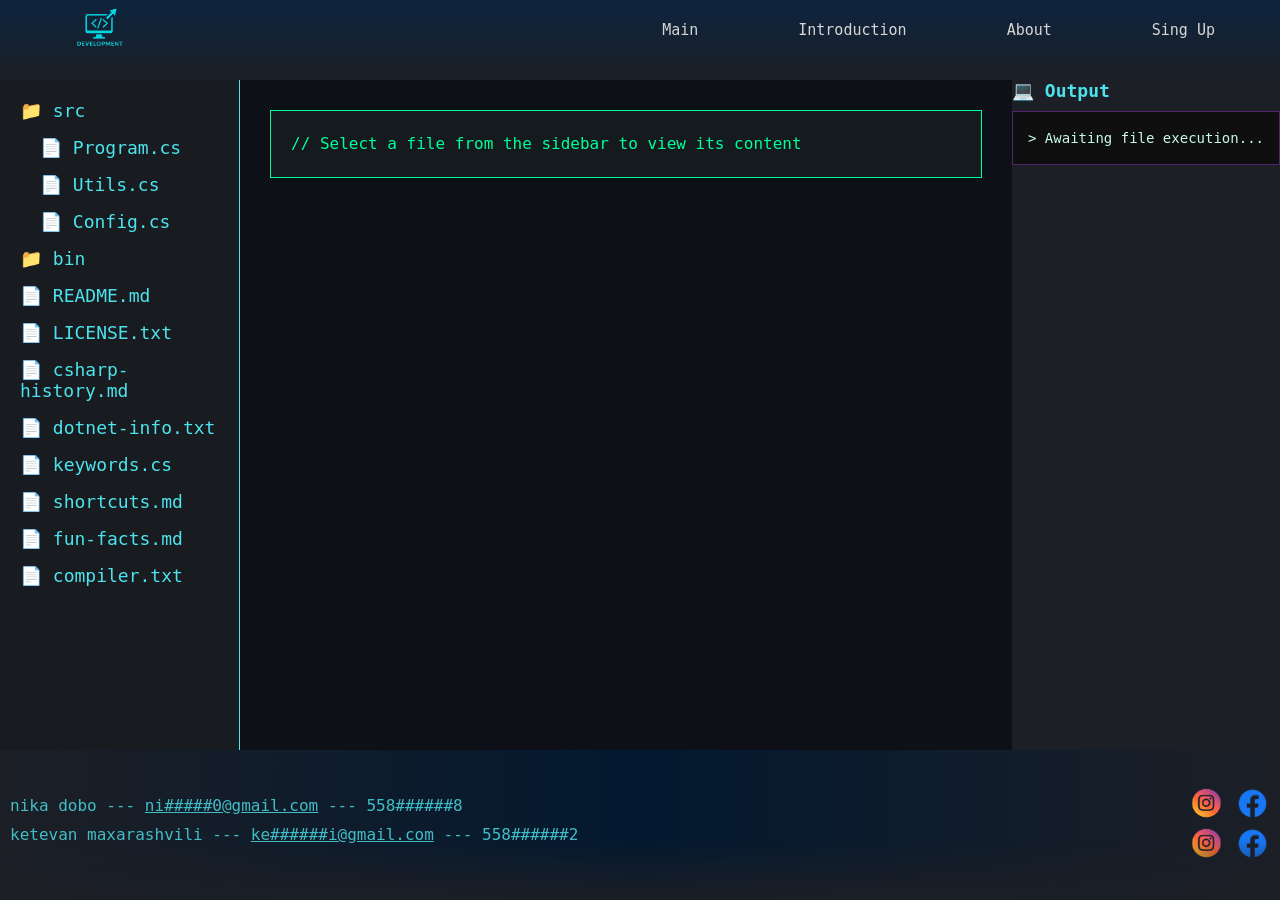
<file: web/cc.html>
<!DOCTYPE html>
<html lang="en">

<head>
    <meta charset="UTF-8">
    <meta name="viewport" content="width=device-width, initial-scale=1.0">
    <title>Document</title>
    <link rel="stylesheet" href="/style/cc.css">
    <link rel="stylesheet"
        href="https://fonts.googleapis.com/css2?family=Material+Symbols+Outlined:opsz,wght,FILL,GRAD@24,400,0,0&icon_names=search" />

</head>

<body class=" webs">
    <header class="web-head">
        <div class="navigation">
            <a href="#"><img src="/img/logo.png" alt="" width="70px"></a>
            <nav>
                <a href="/main.html">Main</a>
                <a href="/web/Introduction.html">Introduction</a>
                <a href="/web/about.html">About</a>
                <a href="/web/sing_up.html" id="signUpLink">Sing Up</a>
            </nav>
        </div>
    </header>

    <div class="main">

        <aside class="marcx-folderi">
            <ul class="failebi">
                <li onclick="loadContent('src')">📁 src</li>
                <li style="padding-left: 20px;" onclick="loadContent('program')">📄 Program.cs</li>
                <li style="padding-left: 20px;" onclick="loadContent('utils')">📄 Utils.cs</li>
                <li style="padding-left: 20px;" onclick="loadContent('config')">📄 Config.cs</li>

                <li onclick="loadContent('bin')">📁 bin</li>

                <li onclick="loadContent('readme')">📄 README.md</li>
                <li onclick="loadContent('license')">📄 LICENSE.txt</li>
                <li onclick="loadContent('csharpHistory')">📄 csharp-history.md</li>
                <li onclick="loadContent('dotnet')">📄 dotnet-info.txt</li>
                <li onclick="loadContent('keywords')">📄 keywords.cs</li>
                <li onclick="loadContent('shortcuts')">📄 shortcuts.md</li>
                <li onclick="loadContent('facts')">📄 fun-facts.md</li>
                <li onclick="loadContent('compiler')">📄 compiler.txt</li>
            </ul>
        </aside>


        <section class="editori" id="editori2">
            <pre>// Select a file from the sidebar to view its content</pre>
        </section>


        <aside class="outputi">
            <h3>💻 Output</h3>
            <div id="outputi2">
                > Awaiting file execution...
            </div>
        </aside>
    </div>


    
    <footer>
        <div class="name">
            <p>nika dobo --- <a href="#fake">ni#####0@gmail.com</a> --- 558######8</p>
            <p>ketevan maxarashvili --- <a href="#fake">ke######i@gmail.com</a> --- 558######2</p>
        </div>
        <div class="soc">
            <div>
                <a href="#fake"><img src="/img/instagram-rounded3444-removebg-preview.png" alt="" width="35px"></a>
                <a href="#fake"><img class="fc" src="/img/images-removebg-preview.png" width="35px"></a>
            </div>
            <div>
                <a href="#fake"><img src="/img/instagram-rounded3444-removebg-preview.png" alt="" width="35px"></a>
                <a href="#fake"><img class="fc" src="/img/images-removebg-preview.png" alt="" width="35px"></a>
            </div>
        </div>
    </footer>


    <script>
        const outputisteqsti = {
            program: "> Hello, C# World!\n> Program executed successfully.",
            utils: "> Utils loaded.\n> Add(2, 3) => 5",
            config: "> Config set:\n> Version: 1.0.0\n> Debug: TRUE",
            readme: "> Opening README.md...",
            license: "> Loading license terms...",
            csharpHistory: "> Timeline: .NET launch → Roslyn → .NET Core → .NET 6+",
            dotnet: "> .NET Core SDK loaded. C# ready.",
            keywords: "> Syntax keywords reference displayed.",
            shortcuts: "> Editor shortcuts shown.",
            facts: "> Loading fun facts about C#...",
            compiler: "> Compilation process: [IL] → [CLR] → [Machine Code]",
            src: "> Entering src/ directory...",
            bin: "> Entering bin/ directory..."
        };
        function loadContent(file) {
            const editor = document.getElementById("editori2");
            const output = document.getElementById("outputi");

            const files = {
                program: `<pre>
using System;
using System.Collections.Generic;

namespace RandomCSharpCode
{
    class Program
    {
        static void Main(string[] args)
        {
            Console.WriteLine("Generating random numbers...");
            NumberGenerator generator = new NumberGenerator(10);
            List<int> numbers = generator.Generate();

            Console.WriteLine("Odd numbers:");
            foreach (var number in numbers)
            {
                if (generator.IsOdd(number))
                {
                    Console.WriteLine(number);
                }
            }
        }
    }

    public class NumberGenerator
    {
        private int count;
        private Random random;

        public NumberGenerator(int count)
        {
            this.count = count;
            this.random = new Random();
        }

        public List<int> Generate()
        {
            List<int> result = new List<int>();
            for (int i = 0; i < count; i++)
            {
                result.Add(random.Next(1, 100));
            }
            return result;
        }

        public bool IsOdd(int number)
        {
            return number % 2 != 0;
        }
    }
}

      </pre>`,
                config: `<pre>
using System;
using System.Collections.Generic;

namespace MyProject.Configuration
{
    public static class Config
    {
        // Internal dictionary to store configuration settings
        private static readonly Dictionary<string, string> _settings = new Dictionary<string, string>(StringComparer.OrdinalIgnoreCase);

        // Load default settings
        public static void LoadDefaults()
        {
            _settings["AppName"] = "MyApp";
            _settings["Version"] = "1.0.0";
            _settings["LogLevel"] = "Info";
            _settings["MaxRetries"] = "3";
            _settings["EnableTelemetry"] = "false";
        }

        // Set or update a configuration value
        public static void Set(string key, string value)
        {
            if (string.IsNullOrWhiteSpace(key)) throw new ArgumentException("Key cannot be null or whitespace.");
            _settings[key] = value;
        }

        // Get a config value, returns null if not found
        public static string? Get(string key)
        {
            if (_settings.TryGetValue(key, out var value))
            {
                return value;
            }
            return null;
        }

        // Get a config value as a specific type (int, bool, etc.)
        public static T Get<T>(string key, T defaultValue = default!)
        {
            if (_settings.TryGetValue(key, out var value))
            {
                try
                {
                    return (T)Convert.ChangeType(value, typeof(T));
                }
                catch
                {
                    return defaultValue;
                }
            }
            return defaultValue;
        }

        // Check if a key exists
        public static bool Contains(string key)
        {
            return _settings.ContainsKey(key);
        }

        // Dump all settings (for debug/logging)
        public static void DumpAll()
        {
            Console.WriteLine("=== Config Dump ===");
            foreach (var pair in _settings)
            {
                Console.WriteLine($"{pair.Key}: {pair.Value}");
            }
        }
    }
}

}
      </pre>`,

                readme: `<pre>
# C# Terminal Project

This is a simulated terminal-based project viewer,
built using HTML, CSS, and JavaScript.
It displays C# source files in a terminal-themed UI.

:)



















      </pre>`,

                license: `<pre>
MIT License

Permission is hereby granted, free of charge, to any person obtaining a copy...
      </pre>`,

                csharpHistory: `<pre>
# History of C#
This article provides a history of each major release of the C# language. The C# team is continuing to innovate and add new features. Detailed language feature status, including features considered for upcoming releases can be found on the dotnet/roslyn repository on GitHub. To find when a particular feature was added to the language, consult the C# version history file in the dotnet/csharplang repository on GitHub.

C# (pronounced "C-sharp") was developed by Microsoft in the early 2000s.
It was designed as part of the .NET initiative and led by Anders Hejlsberg.
First released in 2002 with .NET Framework 1.0.

















      </pre>`,

                dotnet: `<pre>
# .NET Information

.NET is a developer platform made by Microsoft.
It supports multiple languages including C#, F#, and VB.NET.
C# and .NET are often used together in web, mobile, and desktop applications.





















      </pre>`,

                keywords: `<pre>
// Some Common C# Keywords
class, public, static, void
string, int, bool
if, else, switch, case
for, while, foreach
return, break, continue




















      </pre>`,

                shortcuts: `<pre>
# Visual Studio Code Shortcuts (C# Dev):
- Ctrl + K + C: Comment.
- Ctrl + K + U: Uncomment.
- Ctrl + . : Quick Fix.
- F5: Run with debugger.
- Ctrl + Shift + B: Build Solution.




















      </pre>`,

                facts: `<pre>
# Fun Facts About C#

1. C# was inspired by C++, Java, and Delphi.
2. The '#' in C# is a musical note — a nod to VB "flat" and C++ "sharp".
3. Unity (game engine) uses C# as its scripting language.
4. C# can now run on Windows, macOS, Linux thanks to .NET Core / .NET 6+.




















      </pre>`,

                compiler: `<pre>
# How C# Compilation Works

1. C# code is compiled by Roslyn into IL (Intermediate Language).
2. The IL is executed by the CLR (Common Language Runtime).
3. JIT (Just-In-Time) compiles IL into native machine code at runtime.






















</pre>`,

                src: `<pre>// 📁 src/ contains all source code files</pre>`,
                bin: `<pre>// 📁 bin/ contains compiled .exe or .dll output</pre>`
            };

            editor.innerHTML = files[file] || `<pre>// File not found</pre>`;
            output.innerText = outputText[file] || "> Awaiting file execution...";
        }
    </script>






    <script>
        document.addEventListener("DOMContentLoaded", function () {
            const isLoggedIn = localStorage.getItem("loggedIn");
            const signUpLink = document.getElementById("signUpLink");

            if (signUpLink) {
                if (isLoggedIn === "true") {
                    signUpLink.textContent = "Accaunt";
                    signUpLink.href = "/web/accaunt.html";
                } else {
                    signUpLink.textContent = "Sing Up";
                    signUpLink.href = "/web/sing_up.html";
                }
            }
        });
    </script>

</body>

</html>
</file>
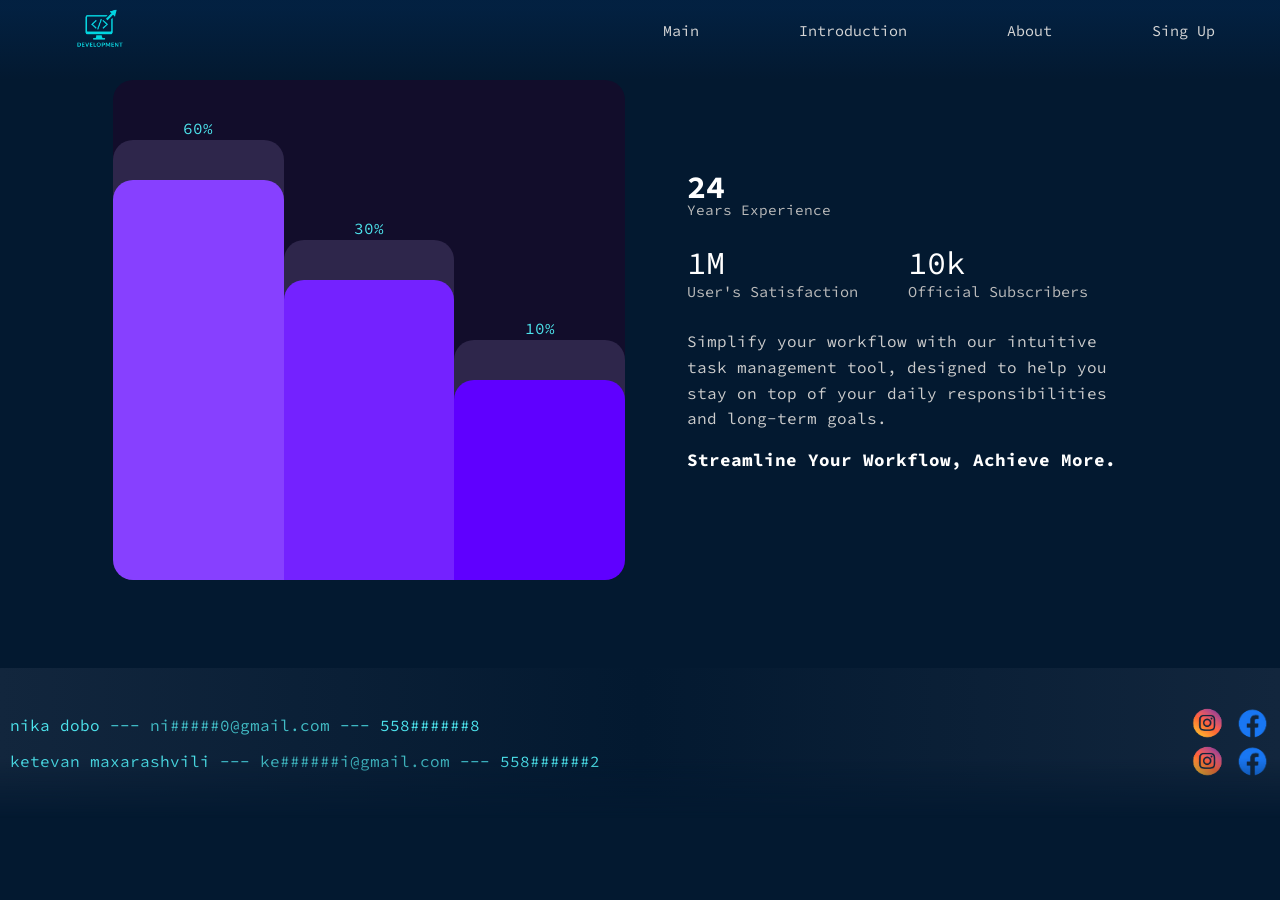
<file: web/css.html>
<!DOCTYPE html>
<html lang="en">

<head>
    <meta charset="UTF-8">
    <meta name="viewport" content="width=device-width, initial-scale=1.0">
    <title>Document</title>
    <link rel="stylesheet" href="/style/global.css">
    <link rel="stylesheet"
        href="https://fonts.googleapis.com/css2?family=Material+Symbols+Outlined:opsz,wght,FILL,GRAD@24,400,0,0&icon_names=search" />

</head>

<body class=" webs">
    <header class="web-head">
        <div class="navigation">
            <a href="#"><img src="/img/logo.png" alt="" width="70px"></a>
            <nav>
                <a href="/main.html">Main</a>
                <a href="/web/Introduction.html">Introduction</a>
                <a href="/web/about.html">About</a>
                <a href="/web/sing_up.html" id="signUpLink">Sing Up</a>
            </nav>
        </div>
    </header>

    <main class="webs-main2">
        <div class="main-box2">
            <div class="box b1">
                <h2>60%</h2>
            </div>
            <div class="box b2">
                <h2>30%</h2>
            </div>
            <div class="box b3">
                <h2>10%</h2>
            </div>
        </div>

        <div class="main-box3">
            <div class="container">
                <div class="experience-box">
                    <span>24</span>
                    <p>Years Experience</p>
                </div>

                <div class="stats">
                    <div class="stat">
                        <h2>1M</h2>
                        <p>User's Satisfaction</p>
                    </div>
                    <div class="stat">
                        <h2>10k</h2>
                        <p>Official Subscribers</p>
                    </div>
                </div>

                <div class="description">
                    Simplify your workflow with our intuitive task management tool, designed to help you stay on top of
                    your daily responsibilities and long-term goals.
                </div>

                <div class="tagline">
                    Streamline Your Workflow, Achieve More.
                </div>

            </div>

        </div>
    </main>

    <br><br><br><br><br><br><br><br>
    <footer>
        <div class="name">
            <p>nika dobo --- <a href="#fake">ni#####0@gmail.com</a> --- 558######8</p>
            <p>ketevan maxarashvili --- <a href="#fake">ke######i@gmail.com</a> --- 558######2</p>
        </div>
        <div class="soc">
            <div>
                <a href="#fake"><img src="/img/instagram-rounded3444-removebg-preview.png" alt="" width="35px"></a>
                <a href="#fake"><img class="fc" src="/img/images-removebg-preview.png" width="35px"></a>
            </div>
            <div>
                <a href="#fake"><img src="/img/instagram-rounded3444-removebg-preview.png" alt="" width="35px"></a>
                <a href="#fake"><img class="fc" src="/img/images-removebg-preview.png" alt="" width="35px"></a>
            </div>
        </div>
    </footer>

    <script>
        document.addEventListener("DOMContentLoaded", function () {
            const isLoggedIn = localStorage.getItem("loggedIn");
            const signUpLink = document.getElementById("signUpLink");

            if (signUpLink) {
                if (isLoggedIn === "true") {
                    signUpLink.textContent = "Accaunt";
                    signUpLink.href = "/web/accaunt.html";
                } else {
                    signUpLink.textContent = "Sing Up";
                    signUpLink.href = "/web/sing_up.html";
                }
            }
        });
    </script>

</body>

</html>
</file>
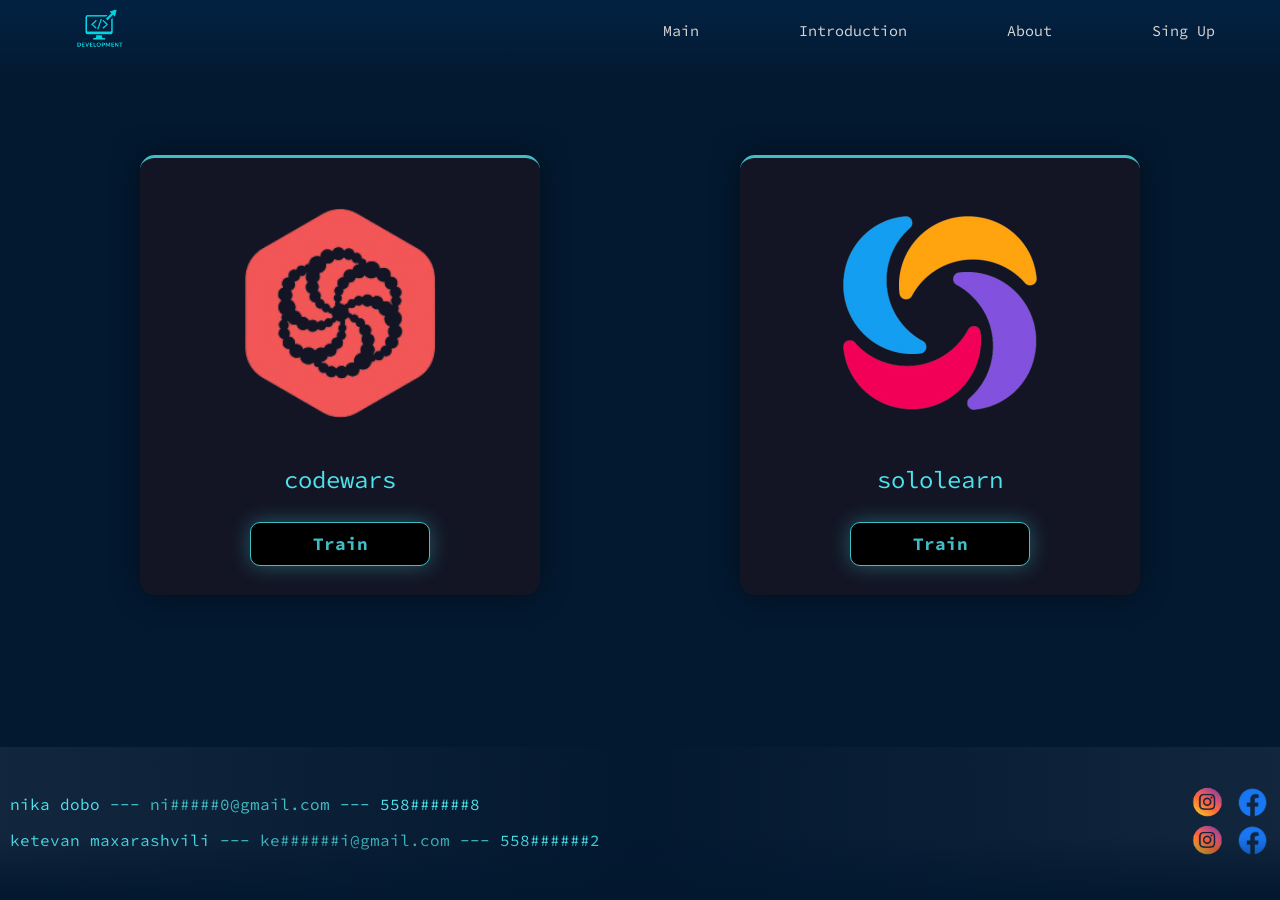
<file: web/Introduction.html>
<!DOCTYPE html>
<html lang="en">

<head>
    <meta charset="UTF-8">
    <meta name="viewport" content="width=device-width, initial-scale=1.0">
    <title>Document</title>
    <link rel="stylesheet" href="/style/global.css">
    <link rel="stylesheet"
        href="https://fonts.googleapis.com/css2?family=Material+Symbols+Outlined:opsz,wght,FILL,GRAD@24,400,0,0&icon_names=search" />

</head>

<body class=" webs">
    <header class="web-head">
        <div class="navigation">
            <a href="#"><img src="/img/logo.png" alt="" width="70px"></a>
            <nav>
                <a href="/main.html">Main</a>
                <a href="/web/Introduction.html">Introduction</a>
                <a href="/web/about.html">About</a>
                <a href="/web/sing_up.html" id="signUpLink">Sing Up</a>
            </nav>
        </div>
    </header>

    <main class="Introduction">

        <div class="box">
            <img src="/img/codewars.png" alt="" width="250px">
            <h1>codewars</h1>
            <a href="/web/codewars/cd.html"><button>Train</button></a>
        </div>


        <div class="box">
            <img src="/img/sololersn.png" alt="" width="250px">
            <h1>sololearn</h1>
            <a href="/web/sololearn/sololearn.html"><button>Train</button></a>
        </div>

    </main>

    <br><br><br><br><br><br><br><br><br><br><br><br>
    <footer>
        <div class="name">
            <p>nika dobo --- <a href="#fake">ni#####0@gmail.com</a> --- 558######8</p>
            <p>ketevan maxarashvili --- <a href="#fake">ke######i@gmail.com</a> --- 558######2</p>
        </div>
        <div class="soc">
            <div>
                <a href="#fake"><img src="/img/instagram-rounded3444-removebg-preview.png" alt="" width="35px"></a>
                <a href="#fake"><img class="fc" src="/img/images-removebg-preview.png" width="35px"></a>
            </div>
            <div>
                <a href="#fake"><img src="/img/instagram-rounded3444-removebg-preview.png" alt="" width="35px"></a>
                <a href="#fake"><img class="fc" src="/img/images-removebg-preview.png" alt="" width="35px"></a>
            </div>
        </div>
    </footer>


    <script>
        document.addEventListener("DOMContentLoaded", function () {
            const isLoggedIn = localStorage.getItem("loggedIn");
            const signUpLink = document.getElementById("signUpLink");

            if (signUpLink) {
                if (isLoggedIn === "true") {
                    signUpLink.textContent = "Accaunt";
                    signUpLink.href = "/web/accaunt.html";
                } else {
                    signUpLink.textContent = "Sing Up";
                    signUpLink.href = "/web/sing_up.html";
                }
            }
        });
    </script>

</body>

</html>
</file>
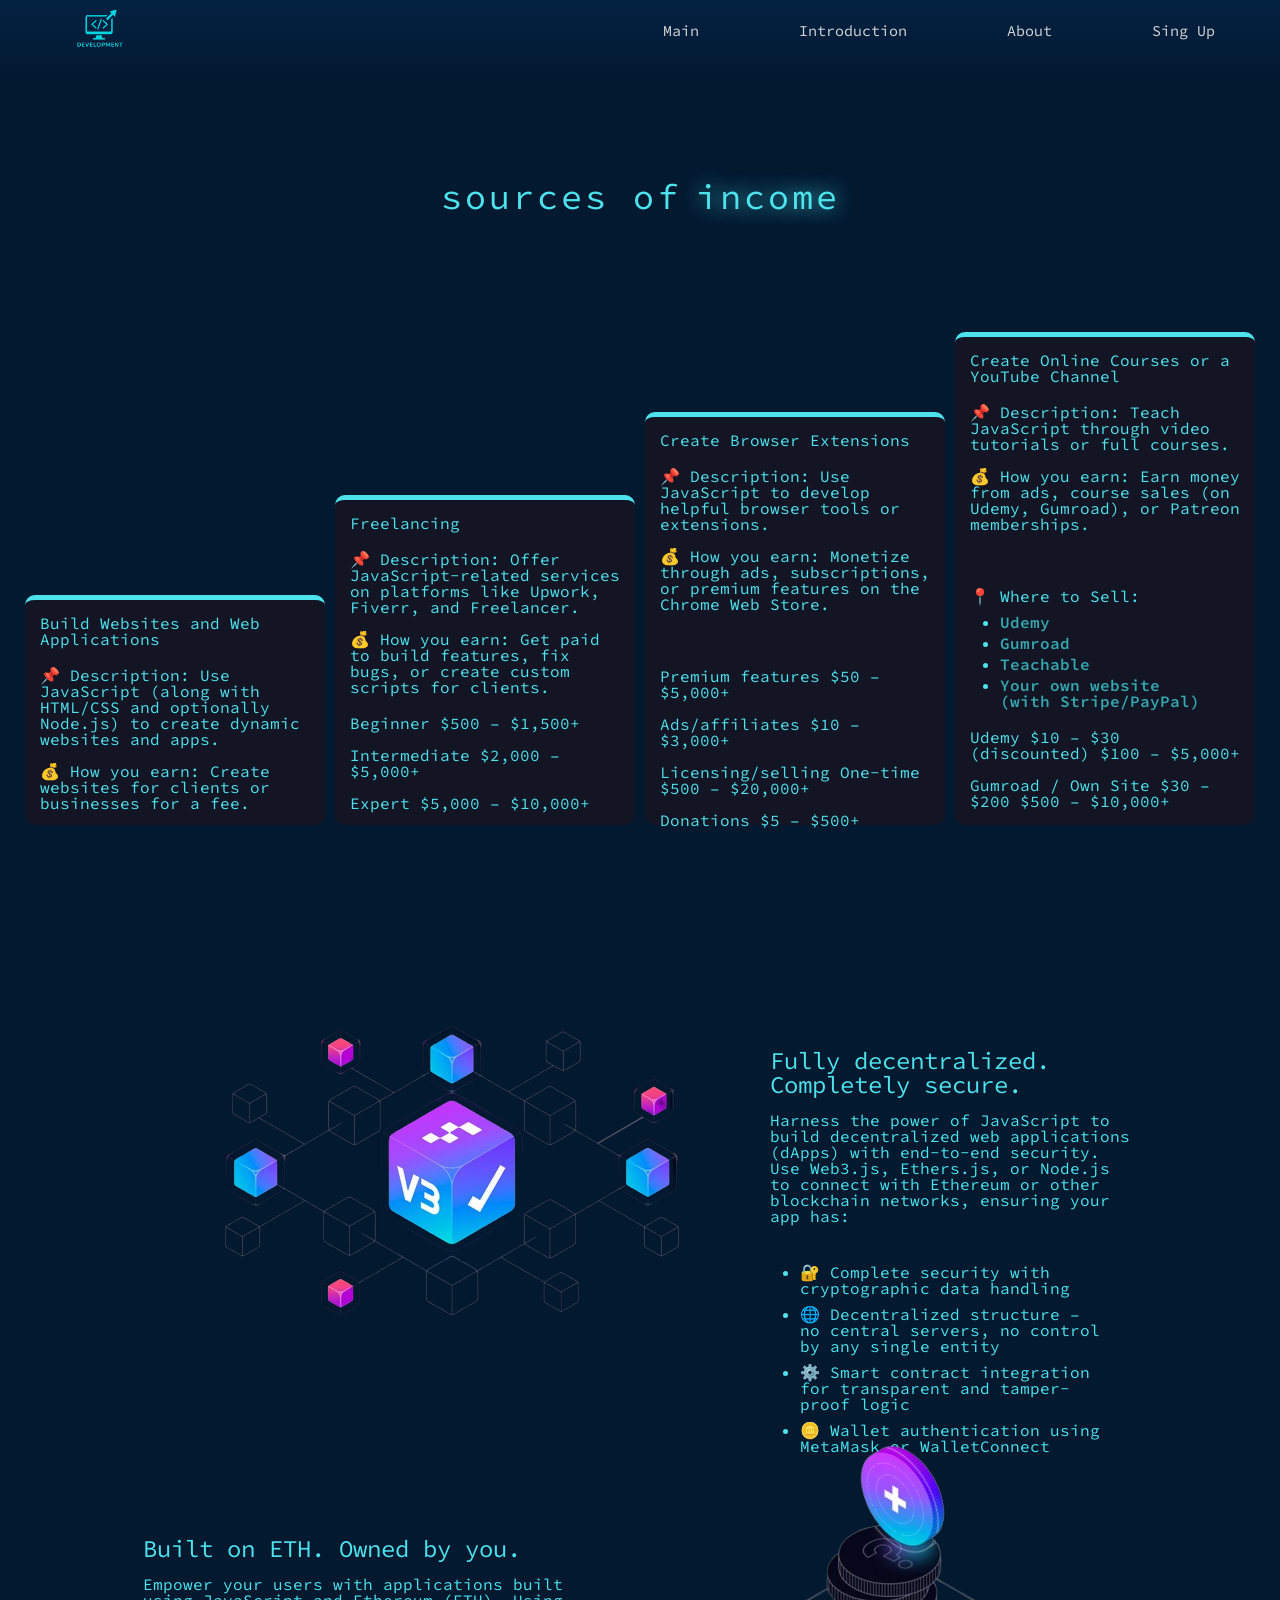
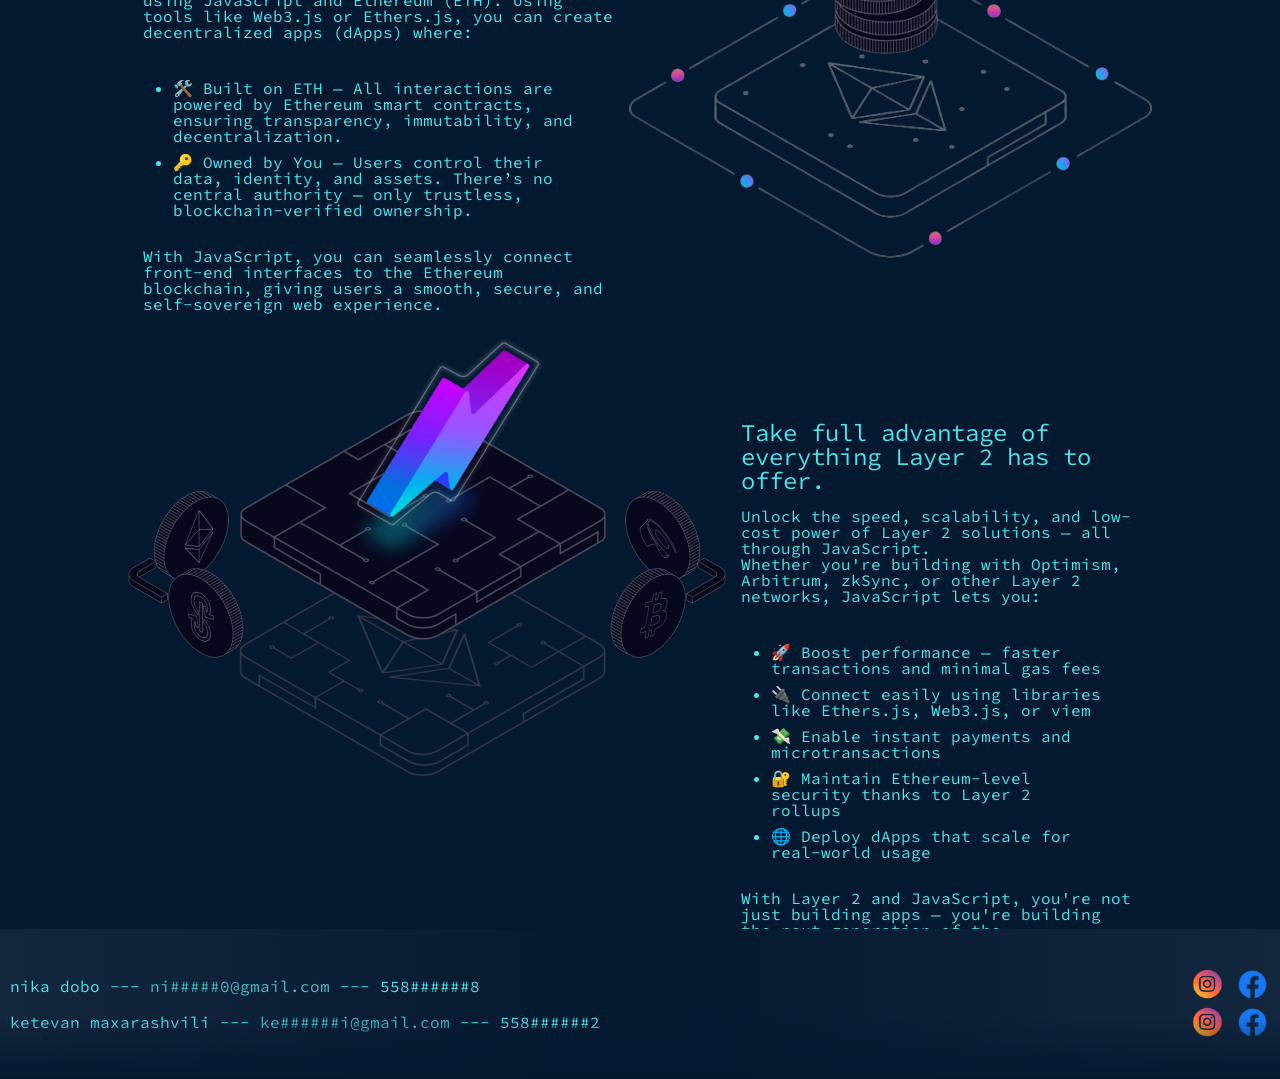
<file: web/js.html>
<!DOCTYPE html>
<html lang="en">

<head>
    <meta charset="UTF-8">
    <meta name="viewport" content="width=device-width, initial-scale=1.0">
    <title>Document</title>
    <link rel="stylesheet" href="/style/global.css">
    <link rel="stylesheet"
        href="https://fonts.googleapis.com/css2?family=Material+Symbols+Outlined:opsz,wght,FILL,GRAD@24,400,0,0&icon_names=search" />

</head>

<body class=" webs">
    <header class="web-head">
        <div class="navigation">
            <a href="#"><img src="/img/logo.png" alt="" width="70px"></a>
            <nav>
                <a href="/main.html">Main</a>
                <a href="/web/Introduction.html">Introduction</a>
                <a href="/web/about.html">About</a>
                <a href="/web/sing_up.html" id="signUpLink">Sing Up</a>
            </nav>
        </div>
    </header>

    <main class="webs-main">
        <section class="s-1">
            <h1>sources of</h1>
            <div class="web-main">
                <div class="box d1">
                    <h2>Build Websites and Web Applications</h2>
                    <p>📌 Description: Use JavaScript (along with HTML/CSS and optionally Node.js) to create dynamic
                        websites and apps. <br><br> 💰 How you earn: Create websites for clients or businesses for a
                        fee.
                    </p>
                </div>
                <div class="box d2">
                    <h2>Freelancing</h2>
                    <p>📌 Description: Offer JavaScript-related services on platforms like Upwork, Fiverr, and
                        Freelancer. <br><br> 💰 How you earn: Get paid to build features, fix bugs, or create custom
                        scripts
                        for clients.</p>
                    <h3>Beginner $500 – $1,500+ <br><br>
                        Intermediate $2,000 – $5,000+ <br><br>
                        Expert $5,000 – $10,000+</h3>
                </div>
                <div class="box d3">
                    <h2>Create Browser Extensions</h2>
                    <p>📌 Description: Use JavaScript to develop helpful browser tools or extensions. <br><br> 💰 How
                        you
                        earn: Monetize through ads, subscriptions, or premium features on the Chrome Web Store.</p>
                    <br>
                    <h3>
                        Premium features $50 – $5,000+ <br><br>
                        Ads/affiliates $10 – $3,000+ <br><br>
                        Licensing/selling One-time $500 – $20,000+ <br><br>
                        Donations $5 – $500+</h3>
                </div>
                <div class="box d4">
                    <h2>Create Online Courses or a YouTube Channel</h2>
                    <p>📌 Description: Teach JavaScript through video tutorials or full courses. <br><br> 💰 How you
                        earn:
                        Earn money from ads, course sales (on Udemy, Gumroad), or Patreon memberships.</p>
                    <br>
                    <h3>📍 Where to Sell:</h3>
                    <ul>
                        <li class="frist"><a href="">Udemy</a></li>
                        <li><a href="">Gumroad</a></li>
                        <li><a href="">Teachable</a></li>
                        <li><a href="">Your own website (with Stripe/PayPal)</a></li>
                    </ul>
                    <h3>Udemy $10 – $30 (discounted) $100 – $5,000+ <br><br>
                        Gumroad / Own Site $30 – $200 $500 – $10,000+</h3>
                </div>
            </div>
        </section>

        <section class="s-2">
            <div class="conteiner">
                <img src="/img/0_UEhL-bF8sxD6lNWu-removebg-preview.png" alt="">
                <div class="info">
                    <h2>Fully decentralized. Completely secure.</h2>
                    <p>Harness the power of JavaScript to build decentralized web applications (dApps) with end-to-end
                        security.
                        Use Web3.js, Ethers.js, or Node.js to connect with Ethereum or other blockchain networks,
                        ensuring your <br> app has:</p>
                    <ul>
                        <li>🔐 Complete security with cryptographic data handling</li>
                        <li>🌐 Decentralized structure – no central servers, no control by any single entity</li>
                        <li>⚙️ Smart contract integration for transparent and tamper-proof logic</li>
                        <li>🪙 Wallet authentication using MetaMask or WalletConnect</li>
                    </ul>
                </div>
            </div>
            <div class="conteiner">
                <div class="info">
                    <h2>Built on ETH. Owned by you.</h2>
                    <p>
                        Empower your users with applications built using JavaScript and Ethereum (ETH).
                        Using tools like Web3.js or Ethers.js, you can create decentralized apps (dApps) where:
                    <ul>
                        <li>🛠️ Built on ETH — All interactions are powered by Ethereum smart contracts, ensuring
                            transparency, immutability, and decentralization.</li>
                        <li>🔑 Owned by You — Users control their data, identity, and assets. There’s no central
                            authority —
                            only trustless, blockchain-verified ownership.</li>
                    </ul>
                    With JavaScript, you can seamlessly connect front-end interfaces to the Ethereum blockchain,
                    giving users a smooth, secure, and self-sovereign web experience.
                    </p>
                </div>
                <img src="/img/industry-removebg-preview.png" alt="">
            </div>
            <div class="conteiner">
                <img src="/img/industry_2.png" alt="">
                <div class="info in3">
                    <h2>Take full advantage of everything Layer 2 has to offer.</h2>
                    <p>
                        Unlock the speed, scalability, and low-cost power of Layer 2 solutions — all through JavaScript.
                        <br>
                        Whether you're building with Optimism, Arbitrum, zkSync, or other Layer 2 networks, JavaScript
                        lets
                        you:
                    <ul>
                        <li>🚀 Boost performance — faster transactions and minimal gas fees</li>
                        <li>🔌 Connect easily using libraries like Ethers.js, Web3.js, or viem</li>
                        <li>💸 Enable instant payments and microtransactions</li>
                        <li>🔐 Maintain Ethereum-level security thanks to Layer 2 rollups</li>
                        <li>🌐 Deploy dApps that scale for real-world usage</li>
                    </ul>
                    With Layer 2 and JavaScript, you're not just building apps — you're building the next generation of
                    the decentralized web.
                    </p>
                </div>
            </div>
        </section>
    </main>
    <br><br><br><br><br><br><br><br><br><br><br><br>
    <footer>
        <div class="name">
            <p>nika dobo --- <a href="#fake">ni#####0@gmail.com</a> --- 558######8</p>
            <p>ketevan maxarashvili --- <a href="#fake">ke######i@gmail.com</a> --- 558######2</p>
        </div>
        <div class="soc">
            <div>
                <a href="#fake"><img src="/img/instagram-rounded3444-removebg-preview.png" alt="" width="35px"></a>
                <a href="#fake"><img class="fc" src="/img/images-removebg-preview.png" width="35px"></a>
            </div>
            <div>
                <a href="#fake"><img src="/img/instagram-rounded3444-removebg-preview.png" alt="" width="35px"></a>
                <a href="#fake"><img class="fc" src="/img/images-removebg-preview.png" alt="" width="35px"></a>
            </div>
        </div>
    </footer>

    <script>
        document.addEventListener("DOMContentLoaded", function () {
            const isLoggedIn = localStorage.getItem("loggedIn");
            const signUpLink = document.getElementById("signUpLink");

            if (signUpLink) {
                if (isLoggedIn === "true") {
                    signUpLink.textContent = "Accaunt";
                    signUpLink.href = "/web/accaunt.html";
                } else {
                    signUpLink.textContent = "Sing Up";
                    signUpLink.href = "/web/sing_up.html";
                }
            }
        });
    </script>

</body>

</html>
</file>
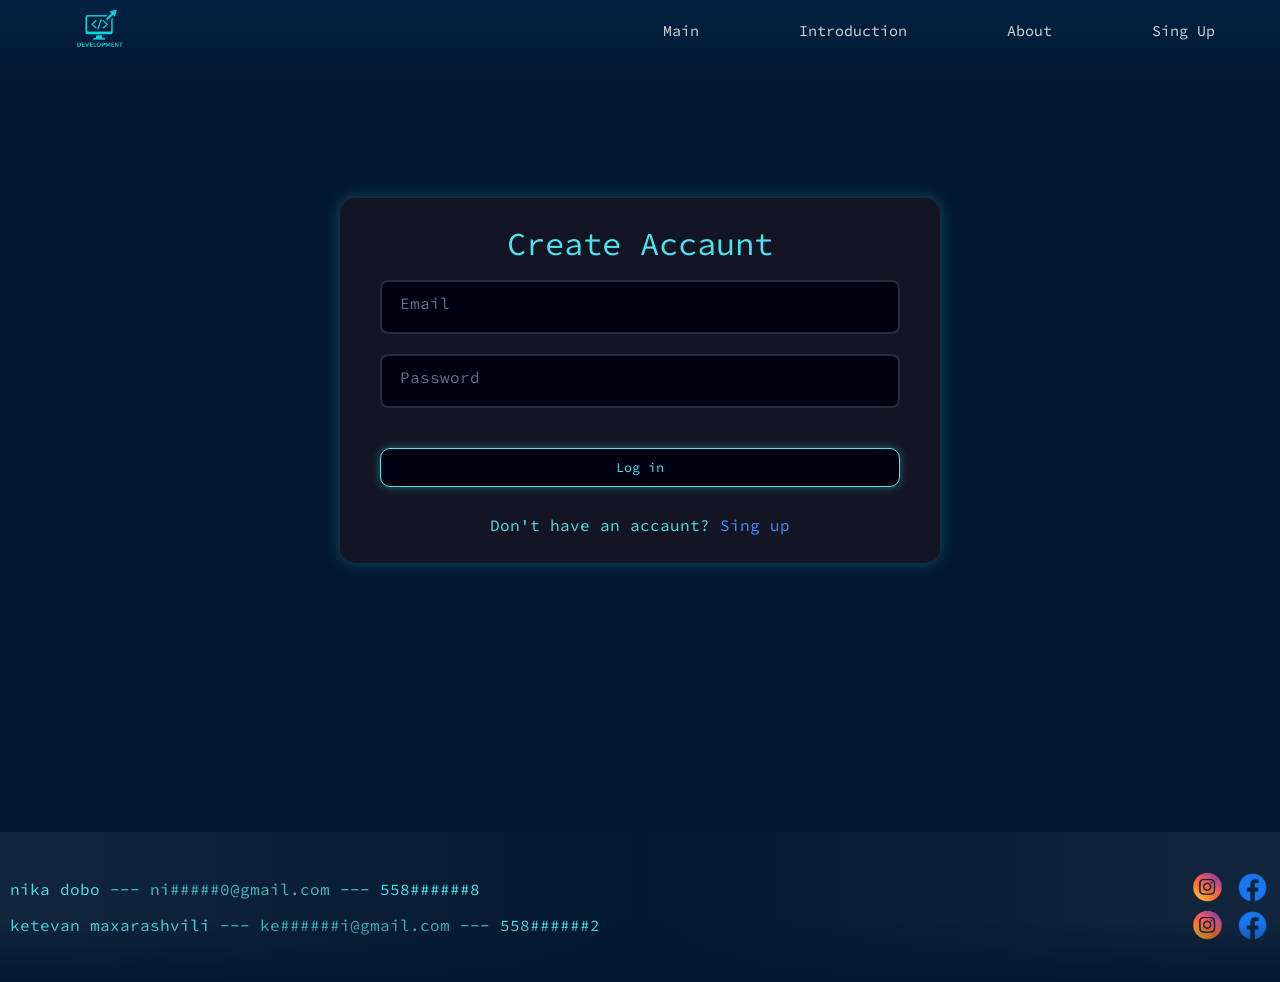
<file: web/log_in.html>
<!DOCTYPE html>
<html lang="en">

<head>
    <meta charset="UTF-8">
    <meta name="viewport" content="width=device-width, initial-scale=1.0">
    <title>Document</title>
    <link rel="stylesheet" href="/style/global.css">
    <link rel="stylesheet"
        href="https://fonts.googleapis.com/css2?family=Material+Symbols+Outlined:opsz,wght,FILL,GRAD@24,400,0,0&icon_names=search" />

</head>

<body class=" webs">
    <header class="web-head">
        <div class="navigation">
            <a href="#"><img src="/img/logo.png" alt="" width="70px"></a>
            <nav>
                <a href="/main.html">Main</a>
                <a href="/web/Introduction.html">Introduction</a>
                <a href="/web/about.html">About</a>
                <a href="/web/sing_up.html" id="signUpLink">Sing Up</a>
            </nav>
        </div>

    </header>
    <main class="sing_up">
        <section>


            <h1>Create Accaunt</h1>
            <form>

                <div class="nebula-input">
                    <input required="" type="email" name="email" autocomplete="off" class="input" />
                    <label class="user-label">Email</label>
                    <div class="nebula-particle" style="--x:0.2; --y:-0.4; --delay:0.1s"></div>
                    <div class="nebula-particle" style="--x:0.5; --y:-0.2; --delay:0.3s"></div>
                    <div class="nebula-particle" style="--x:0.3; --y:0.3; --delay:0.5s"></div>
                    <div class="nebula-particle" style="--x:0.7; --y:0.1; --delay:0.2s"></div>
                    <div class="nebula-particle" style="--x:0.1; --y:-0.7; --delay:0.4s"></div>
                    <div class="nebula-particle" style="--x:0.6; --y:0.4; --delay:0.6s"></div>
                </div>

                <div class="nebula-input">
                    <input required="" type="password" name="password" autocomplete="off" class="input" />
                    <label class="user-label">Password</label>
                    <div class="nebula-particle" style="--x:0.2; --y:-0.4; --delay:0.1s"></div>
                    <div class="nebula-particle" style="--x:0.5; --y:-0.2; --delay:0.3s"></div>
                    <div class="nebula-particle" style="--x:0.3; --y:0.3; --delay:0.5s"></div>
                    <div class="nebula-particle" style="--x:0.7; --y:0.1; --delay:0.2s"></div>
                    <div class="nebula-particle" style="--x:0.1; --y:-0.7; --delay:0.4s"></div>
                    <div class="nebula-particle" style="--x:0.6; --y:0.4; --delay:0.6s"></div>
                </div>

                <input type="submit" value="Log in">
            </form>

            <p>Don't have an accaunt? <a href="/web/sing_up.html">Sing up</a></p>
        </section>
    </main>

    <br><br><br><br><br><br><br><br><br><br><br><br>
    <footer>
        <div class="name">
            <p>nika dobo --- <a href="#fake">ni#####0@gmail.com</a> --- 558######8</p>
            <p>ketevan maxarashvili --- <a href="#fake">ke######i@gmail.com</a> --- 558######2</p>
        </div>
        <div class="soc">
            <div>
                <a href="#fake"><img src="/img/instagram-rounded3444-removebg-preview.png" alt="" width="35px"></a>
                <a href="#fake"><img class="fc" src="/img/images-removebg-preview.png" width="35px"></a>
            </div>
            <div>
                <a href="#fake"><img src="/img/instagram-rounded3444-removebg-preview.png" alt="" width="35px"></a>
                <a href="#fake"><img class="fc" src="/img/images-removebg-preview.png" alt="" width="35px"></a>
            </div>
        </div>
    </footer>

    <script>
        document.getElementById("login-form").addEventListener("submit", async function (e) {
            e.preventDefault();

            const formData = new FormData(this);

            try {
                const response = await fetch("http://127.0.0.1:5000/login", {
                    method: "POST",
                    body: formData
                });

                const result = await response.json();

                if (result.success) {
                    localStorage.setItem("loggedIn", "true");
                    window.location.href = "/web/accaunt.html";
                } else {
                    alert("Login failed: " + result.message);
                }
            } catch (error) {
                alert("Server error");
                console.error(error);
            }
        });
    </script>


    <script>
        document.addEventListener("DOMContentLoaded", function () {
            const isLoggedIn = localStorage.getItem("loggedIn");
            const signUpLink = document.getElementById("signUpLink");

            if (signUpLink) {
                if (isLoggedIn === "true") {
                    signUpLink.textContent = "Accaunt";
                    signUpLink.href = "/web/accaunt.html";
                } else {
                    signUpLink.textContent = "Sing Up";
                    signUpLink.href = "/web/sing_up.html";
                }
            }
        });
    </script>

</body>

</html>
</file>
<file: style/global.css>
@import url("https://fonts.googleapis.com/css2?family=Source+Code+Pro:ital,wght@0,200..900;1,200..900&display=swap");
@import url("https://fonts.googleapis.com/css2?family=Source+Code+Pro:ital,wght@0,200..900;1,200..900&display=swap");
html,
body,
div,
span,
applet,
object,
iframe,
h1,
h2,
h3,
h4,
h5,
h6,
p,
blockquote,
pre,
a,
abbr,
acronym,
address,
big,
cite,
code,
del,
dfn,
em,
img,
ins,
kbd,
q,
s,
samp,
small,
strike,
strong,
sub,
sup,
tt,
var,
b,
u,
i,
center,
dl,
dt,
dd,
fieldset,
form,
label,
legend,
table,
caption,
tbody,
tfoot,
thead,
tr,
th,
td,
article,
aside,
canvas,
details,
embed,
figure,
figcaption,
footer,
header,
hgroup,
menu,
nav,
output,
ruby,
section,
summary,
time,
mark,
audio,
video {
  margin: 0;
  padding: 0;
  border: 0;
  font-size: 100%;
  font: inherit;
  vertical-align: baseline;
  font-family: "Source Code Pro";
}

/* HTML5 display-role reset for older browsers */
article,
aside,
details,
figcaption,
figure,
footer,
header,
hgroup,
menu,
nav,
section {
  display: block;
}

body {
  line-height: 1;
}

blockquote,
q {
  quotes: none;
}

blockquote:before,
blockquote:after,
q:before,
q:after {
  content: "";
  content: none;
}

table {
  border-collapse: collapse;
  border-spacing: 0;
}

a {
  text-decoration: none;
}

h1::-moz-selection, h2::-moz-selection, h3::-moz-selection, h4::-moz-selection, h5::-moz-selection, h6::-moz-selection, a::-moz-selection, br::-moz-selection, b::-moz-selection, p::-moz-selection, img::-moz-selection {
  background-color: rgba(77, 228, 236, 0.3568627451);
  color: #000000;
}

h1::selection,
h2::selection,
h3::selection,
h4::selection,
h5::selection,
h6::selection,
a::selection,
br::selection,
b::selection,
p::selection,
img::selection {
  background-color: rgba(77, 228, 236, 0.3568627451);
  color: #000000;
}

h1,
h2,
h3,
h4,
h5,
h6,
p,
b {
  cursor: context-menu;
}

* {
  margin: 0;
  padding: 0;
  box-sizing: border-box;
  font-family: "Source Code Pro";
}

.loading {
  background: #000000;
  display: flex;
  flex-direction: column;
  justify-content: center;
  align-items: center;
  height: 100vh;
  color: #4de3ec;
  text-align: center;
}
.loading canvas {
  position: fixed;
  top: 0;
  left: 0;
  z-index: 0;
}
.loading .content {
  position: relative;
  z-index: 1;
  text-align: center;
  padding-top: 20%;
}
.loading h1,
.loading p,
.loading button {
  opacity: 0;
  transform: translateY(0);
  text-shadow: #4de3ec 2px 2px 10px;
}
.loading h1 {
  transition: transform 1s ease-out, opacity 1s ease-out;
  font-size: 23px;
}
.loading p {
  transition: transform 1s ease-out, opacity 1s ease-out;
  font-size: 18px;
}
.loading button {
  padding: 10px 20px;
  font-size: 18px;
  cursor: pointer;
  background-color: #4de3ec;
  color: black;
  border: none;
  border-radius: 5px;
  font-family: monospace;
  transition: all 1s ease-out;
  color: #fff;
}
.loading button div {
  width: 100px;
  height: 2px;
  background-color: #000000;
  position: relative;
}
.loading button:hover {
  background-color: #4de3ec;
  box-shadow: 3px 3px 10px #4de3ec;
}

body {
  background: rgb(3, 25, 48);
  color: #4de3ec;
}
body .bk {
  width: 100%;
  height: 100vh;
  background: url(/img/bk.png);
  background-size: cover;
  mask-image: linear-gradient(to bottom, rgb(32, 51, 73) 60%, rgba(32, 51, 73, 0));
  -webkit-mask-image: linear-gradient(to bottom, rgb(32, 51, 73) 60%, rgba(32, 51, 73, 0));
}
body .bk .navigation {
  display: flex;
  justify-content: space-between;
  align-items: center;
  height: 50px;
  padding: 10px 65px 0px 65px;
}
body .bk .navigation nav {
  display: flex;
  align-items: center;
  gap: 100px;
}
body .bk .navigation nav .material-symbols-outlined {
  font-variation-settings: "FILL" 0, "wght" 400, "GRAD" 0, "opsz" 24;
  font-size: 20px;
  cursor: pointer;
}
body .bk .navigation nav .input {
  position: absolute;
  display: none;
  top: 60px;
  right: 65px;
  width: 250px;
  background-color: #1a1a1a;
  border: none;
  padding: 10px;
  border-radius: 10px;
  outline: none;
  color: #4de3ec;
}
body .bk .navigation nav .input:focus {
  animation: rotateShadow 2s infinite linear;
}
@keyframes rotateShadow {
  0% {
    box-shadow: -2px -2px 0px 0px #aa00ff, 2px 2px 0px 0px #3700ff;
  }
  25% {
    box-shadow: -2px 2px 0px 0px #aa00ff, 2px -2px 0px 0px #3700ff;
  }
  50% {
    box-shadow: 2px 2px 0px 0px #aa00ff, -2px -2px 0px 0px #3700ff;
  }
  75% {
    box-shadow: 2px -2px 0px 0px #aa00ff, -2px 2px 0px 0px #3700ff;
  }
  100% {
    box-shadow: -2px -2px 0px 0px #aa00ff, 2px 2px 0px 0px #3700ff;
  }
}
body .bk .navigation nav .input::-moz-placeholder {
  color: #4de3ec;
}
body .bk .navigation nav .input::placeholder {
  color: #4de3ec;
}
body .bk .navigation nav .input-view {
  display: inline-block;
  animation: 0.5s opacity linear;
}
body .bk .navigation nav .input-hidden {
  display: none;
}
@keyframes opacity {
  0% {
    opacity: 0;
  }
  100% {
    opacity: 1;
  }
}
body .bk .navigation nav a {
  color: #4de3ec;
  font-size: 15px;
  transition: all 0.5s;
  display: inline-block;
  position: relative;
}
body .bk .navigation nav a::after {
  content: "";
  position: absolute;
  left: 50%;
  bottom: 0;
  top: 16px;
  width: 0%;
  height: 2px;
  background-color: #4de3ec;
  transition: width 0.5s ease, left 0.5s ease;
}
body .bk .navigation nav a:hover::after {
  width: 100%;
  left: 0;
  transform: translateX(0);
}
body .bk .navigation nav a:hover {
  color: #b5e2e5;
}
body .bk .head-content {
  width: 100%;
  display: flex;
  justify-content: center;
  align-items: center;
  text-align: center;
}
body .bk .head-content h1 {
  padding-top: 100px;
  font-size: 60px;
  line-height: 70px;
  font-weight: 500;
  letter-spacing: 6px;
  text-shadow: 4px 4px 10px rgba(0, 0, 0, 0.4784313725);
}
body main {
  width: 100%;
  display: flex;
  flex-direction: column;
  align-items: center;
  position: relative;
}
body main .first {
  width: 100%;
  position: absolute;
  z-index: -2;
  opacity: 0.1;
  -webkit-mask-image: linear-gradient(to top, rgb(32, 51, 73) 60%, rgba(32, 51, 73, 0));
          mask-image: linear-gradient(to top, rgb(32, 51, 73) 60%, rgba(32, 51, 73, 0));
}
body main .second {
  width: 100%;
  position: absolute;
  z-index: -1;
  transform: rotate(180deg);
  opacity: 0.1;
  -webkit-mask-image: linear-gradient(to bottom, rgb(32, 51, 73) 60%, rgba(32, 51, 73, 0));
          mask-image: linear-gradient(to bottom, rgb(32, 51, 73) 60%, rgba(32, 51, 73, 0));
}
body main .title-1 {
  margin-top: 100px;
  font-size: 45px;
  font-weight: 500;
  cursor: context-menu;
}
body main .s-1 {
  width: 60%;
  margin-top: 100px;
  display: grid;
  grid-template-columns: 1fr 1fr 1fr 1fr;
  grid-template-rows: 200px 200px 200px;
  gap: 10px;
  justify-content: center;
  align-content: center;
}
body main .s-1 a {
  width: 100%;
  height: 100%;
}
body main .s-1 .a1 {
  grid-column: 1/3;
}
body main .s-1 .a5 {
  grid-column: 2/3;
  grid-row: 2/4;
}
body main .s-1 .a6 {
  grid-column: 3/5;
  grid-row: 2/4;
}
body main .s-1 .code {
  width: 100%;
  height: 100%;
  background-color: red;
  border-radius: 5px;
  overflow: hidden;
  transition: all 0.2s;
}
body main .s-1 .code:hover {
  transform: scale(1.05);
}
body main .s-1 .box1 {
  background: url(/img/js.jpg) center;
  background-size: cover;
}
body main .s-1 .box2 {
  background: url(/img/c++.jpg) center;
  background-size: cover;
}
body main .s-1 .box3 {
  background: url(/img/c.jpg) center;
  background-size: cover;
}
body main .s-1 .box4 {
  background: url(/img/html.jpg) center;
  background-size: cover;
}
body main .s-1 .box5 {
  background: url(/img/py.jpg) center;
  background-size: cover;
}
body main .s-1 .box6 {
  background: url(/img/cc.jpg) center;
  background-size: cover;
}
body main .s-1 .box7 {
  background: url(/img/css.png) center #1e1e1e;
  background-size: cover;
}
body main .s-3 {
  margin-top: 85px;
  width: 100%;
  height: 866px;
}
body main .s-3 .first-2 {
  width: 100%;
  position: absolute;
  z-index: -2;
  opacity: 0.1;
  transform: rotateX(180deg);
}
body main .s-3 .second-2 {
  width: 100%;
  position: absolute;
  z-index: -1;
  transform: rotateY(180deg);
  opacity: 0.1;
}
body main .s-3 .main-circle {
  width: 100%;
  height: 100%;
  display: flex;
  justify-content: center;
  align-items: center;
}
body main .s-3 .main-circle .circle {
  display: flex;
  flex-direction: column;
  justify-content: center;
  align-items: center;
  text-align: center;
  gap: 20px;
  width: 500px;
  height: 500px;
  border-radius: 50%;
  background: linear-gradient(to top right, #102157, #06162d, #030c19);
  box-shadow: 0px 0px 80px #0f1b51;
}
body main .s-3 .main-circle .circle p {
  width: 400px;
  font-size: 0.95rem;
  cursor: context-menu;
  z-index: 5;
  transition: 0.2s all;
}
body main .s-3 .main-circle .circle h1 {
  font-size: 1.5rem;
  text-shadow: 0px 0px 15px #4de3ec;
  cursor: context-menu;
  z-index: 5;
  transition: 0.2s all;
}
body main .s-3 .main-circle .circle p:hover,
body main .s-3 .main-circle .circle h1:hover {
  transform: scale(1.05);
}
body main .s-3 .main-circle .circle .box-line {
  width: 100px;
  height: 10px;
  border: 3px #4de3ec solid;
  border-radius: 1px;
}
body main .s-3 .main-circle .Arrow {
  position: absolute;
  z-index: -1;
}
body main .s-3 .main-circle .Arrow .down {
  border: 0.5px #4de3ec solid;
  height: 150px;
}
body main .s-3 .main-circle .Arrow .up {
  border: 0.5px solid #4de3ec;
  height: 150px;
  transform: rotate(45deg);
  transform-origin: right bottom;
}
body main .s-3 .main-circle .ar1 {
  transform: rotate(45deg);
  top: 950px;
  right: 500px;
}
body main .s-3 .main-circle .ar2 {
  transform: rotate(270deg) rotatey(180deg) rotateX(180deg);
  top: 950px;
  left: 500px;
}
body main .s-3 .main-circle .ar3 {
  transform: rotate(90deg) rotatez(180deg);
  top: 1450px;
  right: 500px;
}
body main .s-3 .main-circle .ar4 {
  transform: rotatez(225deg);
  top: 1450px;
  left: 500px;
}
body main .s-3 .main-circle .info {
  position: absolute;
  width: 250px;
  display: flex;
  flex-direction: column;
  gap: 10px;
}
body main .s-3 .main-circle .info h2 {
  color: white;
  text-shadow: 0px 0px 25px #4de3ec;
  font-size: 1.2rem;
  transition: all 0.2s;
  cursor: context-menu;
}
body main .s-3 .main-circle .info h2:hover {
  transform: scale(1.05);
}
body main .s-3 .main-circle .info p {
  line-height: 20px;
  transition: all 0.2s;
  cursor: context-menu;
}
body main .s-3 .main-circle .info p:hover {
  transform: scale(1.05);
}
body main .s-3 .main-circle .in1 {
  top: 1120px;
  right: 150px;
}
body main .s-3 .main-circle .in2 {
  top: 1120px;
  left: 150px;
}
body main .s-3 .main-circle .in3 {
  top: 1620px;
  left: 150px;
}
body main .s-3 .main-circle .in4 {
  top: 1620px;
  right: 150px;
}
body main .s-3 .main-circle .stic {
  position: absolute;
  border-radius: 50%;
  border: 4px rgba(255, 228, 196, 0) solid;
}
body main .s-3 .main-circle .anim1 {
  width: 450px;
  height: 450px;
  border-bottom: #6a86c8 4px solid;
  animation: rotate 5s linear infinite;
}
body main .s-3 .main-circle .anim2 {
  width: 520px;
  height: 520px;
  border-bottom: #d5eae3 4px solid;
  animation: rotate 4s linear infinite;
}
body main .s-3 .main-circle .anim3 {
  width: 560px;
  height: 560px;
  border-left: #d5eae3 4px solid;
  animation: rotate 6s linear infinite;
}
body main .s-3 .main-circle .anim4 {
  width: 580px;
  height: 580px;
  border-top: #2256a0 4px solid;
  animation: rotate 7s linear infinite;
}
body main .s-3 .main-circle .anim5 {
  border-top: #2256a0 4px solid;
  width: 600px;
  height: 600px;
  border-radius: rgba(34, 86, 160, 0) 4px solid;
  animation: rotate 6.5s linear infinite;
}
body main .s-3 .main-circle .anim6 {
  width: 620px;
  height: 620px;
  border-left: #d5eae3 4px solid;
  animation: rotate 8s linear infinite;
}
body main .s-3 .main-circle .anim7 {
  width: 650px;
  height: 650px;
  border-top: #2256a0 4px solid;
  animation: rotate 9s linear infinite;
}
@keyframes rotate {
  0% {
    transform: rotate(0deg);
  }
  100% {
    transform: rotate(360deg);
  }
}
body main .s-2 {
  margin-top: 85px;
  width: 100%;
}
body main .s-2 .first-2 {
  width: 100%;
  position: absolute;
  z-index: -2;
  opacity: 0.1;
  transform: rotateX(180deg) rotateY(180deg);
}
body main .s-2 .second-2 {
  width: 100%;
  position: absolute;
  z-index: -1;
  transform: rotatex(0deg);
  opacity: 0.1;
}
body main .s-2 .main {
  margin-bottom: 40px;
  width: 100%;
  display: flex;
  flex-direction: column;
  align-items: center;
}
body main .s-2 .main .title-2 {
  text-align: center;
  width: 600px;
  font-size: 45px;
  margin-top: 150px;
  margin-bottom: 75px;
  cursor: context-menu;
}
body main .s-2 .main .info {
  width: 100%;
  display: flex;
  justify-content: center;
  gap: 25px;
}
body main .s-2 .main .info .line {
  margin-top: 75px;
  width: 1px;
  height: 530px;
  background-color: rgb(95, 224, 233);
}
body main .s-2 .main .info .hexagon {
  width: 250px;
  height: 160px;
  background-color: #5fe0e9;
  position: relative;
  margin: 100px auto;
  display: flex;
  justify-content: center;
  align-items: center;
}
body main .s-2 .main .info .img-size1 img {
  top: -70px;
  position: absolute;
  height: 200%;
  z-index: 2;
}
body main .s-2 .main .info .img-size2 img {
  top: -40px;
  position: absolute;
  height: 150%;
  z-index: 2;
}
body main .s-2 .main .info .img-size3 img {
  top: -40px;
  left: 7px;
  position: absolute;
  height: 150%;
  z-index: 2;
}
body main .s-2 .main .info .img-size4 img {
  top: -44px;
  left: 8px;
  position: absolute;
  height: 150%;
  z-index: 2;
}
body main .s-2 .main .info .hexagon:before,
body main .s-2 .main .info .hexagon:after {
  content: "";
  position: absolute;
  width: 0;
  border-left: 125px solid transparent;
  border-right: 125px solid transparent;
}
body main .s-2 .main .info .hexagon:before {
  bottom: 100%;
  border-bottom: 50px solid #5fe0e9;
}
body main .s-2 .main .info .hexagon:after {
  top: 100%;
  border-top: 50px solid #5fe0e9;
}
body main .s-2 .main .info .info-box {
  width: 250px;
  display: flex;
  flex-direction: column;
  padding: 15px;
  gap: 20px;
}
body main .s-2 .main .info .info-box h1 {
  font-size: 23px;
  font-weight: 600;
  cursor: context-menu;
  transition: all 0.2s;
}
body main .s-2 .main .info .info-box h1:hover {
  transform: scale(1.05);
}
body main .s-2 .main .info .info-box p {
  width: 105%;
  line-height: 22px;
  font-size: 15.5px;
  cursor: context-menu;
  transition: all 0.2s;
}
body main .s-2 .main .info .info-box p:hover {
  transform: scale(1.03);
}
body footer {
  overflow: hidden;
  margin-top: -40px;
  width: 100%;
  height: 150px;
  display: flex;
  align-items: center;
  justify-content: space-between;
  background: linear-gradient(to right, #12263d, #031930, #12263d);
  mask-image: linear-gradient(to top, rgb(0, 0, 0) 60%, rgba(0, 0, 0, 0));
  -webkit-mask-image: linear-gradient(to bottom, rgb(0, 0, 0) 60%, rgba(0, 0, 0, 0));
}
body footer .name {
  display: flex;
  flex-direction: column;
  justify-content: center;
  gap: 20px;
}
body footer .name p {
  padding-left: 10px;
}
body footer .name a {
  color: #42bdc6;
}
body footer .soc {
  display: flex;
  flex-direction: column;
  gap: 10px;
}
body footer .soc img {
  transform: scale(1.5);
  cursor: pointer;
}
body footer .soc .fc {
  margin-right: 10px;
  transform: scale(1.7);
}
body .about {
  display: flex;
  flex-direction: column;
  align-items: center;
  gap: 50px;
}
body .about h2:hover,
body .about h1:hover,
body .about p:hover {
  transform: scale(1.02);
}
body .about h2,
body .about h1,
body .about p {
  transition: all 0.2s;
}
body .about .s-1 {
  width: 100%;
  display: flex;
  align-items: center;
}
body .about .s-1 img {
  width: 40%;
}
body .about .s-1 .content {
  width: 40%;
  display: flex;
  flex-direction: column;
  gap: 15px;
}
body .about .s-1 .content h2 {
  font-size: 1.3rem;
  font-weight: 700;
}
body .about .s-1 .content h1 {
  font-size: 3.6rem;
  font-weight: 500;
}
body .about .s-2 {
  width: 100%;
  display: flex;
  flex-direction: column;
  align-items: center;
  justify-content: center;
  text-align: start;
  gap: 30px;
}
body .about .s-2 h2 {
  width: 90%;
  font-size: 2.5rem;
  margin-left: 70px;
}
body .about .s-2 .main {
  width: 100%;
  display: flex;
  flex-direction: row;
  justify-content: center;
  gap: 10%;
}
body .about .s-2 .main .con1 {
  margin-left: 70px;
  width: 40%;
  display: flex;
  flex-direction: column;
  gap: 60px;
}
body .about .s-2 .main .con1 .load {
  height: 2.5px;
  width: 100%;
  background-color: rgb(59, 58, 63);
}
body .about .s-2 .main .con1 .load .in {
  position: relative;
  background-color: #42bdc6;
  height: 2.5px;
}
body .about .s-2 .main .con1 .load .in p {
  position: absolute;
  top: -20px;
  width: 100%;
  display: flex;
  justify-content: space-between;
}
body .about .s-2 .main .con1 .load .in_load1 {
  width: 76%;
}
body .about .s-2 .main .con1 .load .in_load2 {
  width: 69%;
}
body .about .s-2 .main .con1 .load .in_load3 {
  width: 86%;
}
body .about .s-2 .main .con2 {
  width: 40%;
  height: 300px;
  display: grid;
  grid-template-columns: 1fr 1fr;
  grid-template-rows: 1fr 1fr;
  justify-content: center;
  align-content: center;
  align-items: center;
  justify-items: center;
  text-align: center;
}
body .about .s-2 .main .con2 h1 {
  font-size: 3rem;
  transition: all 0.2s;
}
body .about .s-2 .main .con2 h1 b {
  font-size: 1rem;
}
body .about .s-3 {
  width: 100%;
  height: auto;
  display: flex;
  justify-content: center;
}
body .about .s-3 .main {
  position: relative;
  width: 80%;
  height: 400px;
  background-color: red;
  background: url(/img/code.jpg) no-repeat;
  background-size: cover;
}
body .about .s-3 .main .blur {
  top: 0;
  position: absolute;
  width: 100%;
  height: 100%;
  z-index: 1;
  background-color: rgba(0, 0, 0, 0.6);
  text-align: center;
  display: flex;
  flex-direction: column;
  align-items: center;
  justify-content: center;
  /* From Uiverse.io by himanshu9682 */
}
body .about .s-3 .main .blur h2 {
  font-size: 1.5rem;
  margin-top: 70px;
}
body .about .s-3 .main .blur h1 {
  font-size: 3rem;
  margin-top: 15px;
}
body .about .s-3 .main .blur .type--A {
  --line_color: #555555;
  --back_color: #ffecf6;
}
body .about .s-3 .main .blur .type--B {
  --line_color: #1b1919;
  --back_color: #e9ecff;
}
body .about .s-3 .main .blur .type--C {
  --line_color: #37a5ab;
  --back_color: #defffa;
}
body .about .s-3 .main .blur .button {
  position: relative;
  z-index: 0;
  width: 240px;
  height: 56px;
  text-decoration: none;
  font-size: 14px;
  font-weight: bold;
  color: var(--line_color);
  letter-spacing: 2px;
  transition: all 0.3s ease;
}
body .about .s-3 .main .blur .button__text {
  display: flex;
  justify-content: center;
  align-items: center;
  width: 100%;
  height: 100%;
}
body .about .s-3 .main .blur .button::before,
body .about .s-3 .main .blur .button::after,
body .about .s-3 .main .blur .button__text::before,
body .about .s-3 .main .blur .button__text::after {
  content: "";
  position: absolute;
  height: 3px;
  border-radius: 2px;
  background: var(--line_color);
  transition: all 0.5s ease;
}
body .about .s-3 .main .blur .button::before {
  top: 0;
  left: 54px;
  width: calc(100% - 112px - 16px);
}
body .about .s-3 .main .blur .button::after {
  top: 0;
  right: 54px;
  width: 8px;
}
body .about .s-3 .main .blur .button__text::before {
  bottom: 0;
  right: 54px;
  width: calc(100% - 112px - 16px);
}
body .about .s-3 .main .blur .button__text::after {
  bottom: 0;
  left: 54px;
  width: 8px;
}
body .about .s-3 .main .blur .button__line {
  position: absolute;
  top: 0;
  width: 56px;
  height: 100%;
  overflow: hidden;
}
body .about .s-3 .main .blur .button__line::before {
  content: "";
  position: absolute;
  top: 0;
  width: 150%;
  height: 100%;
  box-sizing: border-box;
  border-radius: 300px;
  border: solid 3px var(--line_color);
}
body .about .s-3 .main .blur .button__line:nth-child(1),
body .about .s-3 .main .blur .button__line:nth-child(1)::before {
  left: 0;
}
body .about .s-3 .main .blur .button__line:nth-child(2),
body .about .s-3 .main .blur .button__line:nth-child(2)::before {
  right: 0;
}
body .about .s-3 .main .blur .button:hover {
  letter-spacing: 6px;
}
body .about .s-3 .main .blur .button:hover::before,
body .about .s-3 .main .blur .button:hover .button__text::before {
  width: 8px;
}
body .about .s-3 .main .blur .button:hover::after,
body .about .s-3 .main .blur .button:hover .button__text::after {
  width: calc(100% - 112px - 16px);
}
body .about .s-3 .main .blur .button__drow1,
body .about .s-3 .main .blur .button__drow2 {
  position: absolute;
  z-index: -1;
  border-radius: 16px;
  transform-origin: 16px 16px;
}
body .about .s-3 .main .blur .button__drow1 {
  top: -16px;
  left: 40px;
  width: 32px;
  height: 0;
  transform: rotate(30deg);
}
body .about .s-3 .main .blur .button__drow2 {
  top: 44px;
  left: 77px;
  width: 32px;
  height: 0;
  transform: rotate(-127deg);
}
body .about .s-3 .main .blur .button__drow1::before,
body .about .s-3 .main .blur .button__drow1::after,
body .about .s-3 .main .blur .button__drow2::before,
body .about .s-3 .main .blur .button__drow2::after {
  content: "";
  position: absolute;
}
body .about .s-3 .main .blur .button__drow1::before {
  bottom: 0;
  left: 0;
  width: 0;
  height: 32px;
  border-radius: 16px;
  transform-origin: 16px 16px;
  transform: rotate(-60deg);
}
body .about .s-3 .main .blur .button__drow1::after {
  top: -10px;
  left: 45px;
  width: 0;
  height: 32px;
  border-radius: 16px;
  transform-origin: 16px 16px;
  transform: rotate(69deg);
}
body .about .s-3 .main .blur .button__drow2::before {
  bottom: 0;
  left: 0;
  width: 0;
  height: 32px;
  border-radius: 16px;
  transform-origin: 16px 16px;
  transform: rotate(-146deg);
}
body .about .s-3 .main .blur .button__drow2::after {
  bottom: 26px;
  left: -40px;
  width: 0;
  height: 32px;
  border-radius: 16px;
  transform-origin: 16px 16px;
  transform: rotate(-262deg);
}
body .about .s-3 .main .blur .button__drow1,
body .about .s-3 .main .blur .button__drow1::before,
body .about .s-3 .main .blur .button__drow1::after,
body .about .s-3 .main .blur .button__drow2,
body .about .s-3 .main .blur .button__drow2::before,
body .about .s-3 .main .blur .button__drow2::after {
  background: var(--back_color);
}
body .about .s-3 .main .blur .container {
  width: 100%;
  height: 300px;
  display: flex;
  flex-direction: column;
  justify-content: center;
  align-items: center;
}
body .about .s-3 .main .blur .button:not(:last-child) {
  margin-bottom: 64px;
}
body .Introduction {
  margin-top: 75px;
  width: 100%;
  display: flex;
  flex-direction: row;
  justify-content: center;
  gap: 200px;
}
body .Introduction .box {
  border-radius: 15px;
  border-top: #42bdc6 3px solid;
  width: 400px;
  height: 440px;
  background-color: #131524;
  display: flex;
  justify-content: center;
  flex-direction: column;
  align-items: center;
  gap: 30px;
  box-shadow: 0px 0px 30px rgba(0, 0, 0, 0.4588235294);
}
body .Introduction .box h1 {
  font-size: 1.5rem;
  transition: all 0.2s;
}
body .Introduction .box h1:hover {
  transform: scale(1.05);
}
body .Introduction .box button {
  background: #000000;
  color: #42bdc6;
  border: 1px #42bdc6 solid;
  width: 180px;
  padding: 10px;
  border-radius: 10px;
  cursor: pointer;
  box-shadow: 0px 0px 20px rgba(66, 189, 198, 0.4117647059);
  transition: all 0.2s;
  font-size: 1.1rem;
  font-weight: 700;
}
body .Introduction .box button:hover {
  box-shadow: 0px 0px 50px rgba(66, 189, 198, 0.4117647059);
  transform: scale(1.05);
}
body .accaunt {
  width: 100%;
  display: flex;
  flex-direction: row;
  justify-content: center;
  align-items: center;
}
body .accaunt section {
  display: flex;
  flex-direction: column;
  height: 600px;
}
body .accaunt section .main {
  background-color: #131524;
  border-radius: 10px;
  overflow: hidden;
  height: 500px;
}
body .accaunt section .main button {
  margin: 10px;
  padding: 5px;
  position: absolute;
  z-index: 10;
  background-color: #00000f;
  color: #42bdc6;
  border-radius: 5px;
  cursor: pointer;
  box-shadow: #42bdc6 0px 0px 5px inset;
  transition: all 0.2s;
}
body .accaunt section .main button:hover {
  transform: scale(1.05);
  box-shadow: #ff0000 0px 0px 15px;
  color: red;
}
body .accaunt section .main img {
  filter: blur(2px);
  height: 400px;
  position: relative;
  top: -75px;
}
body .accaunt section .main .info {
  position: relative;
  display: flex;
  flex-direction: row;
  top: -150px;
  align-items: end;
  justify-content: space-between;
}
body .accaunt section .main .info .img-name {
  margin-left: 20px;
  display: flex;
  flex-direction: column;
  align-items: center;
}
body .accaunt section .main .info .img-name span {
  font-size: 150px;
  background: #131524;
  width: 150px;
  border-radius: 50%;
}
body .accaunt section .main .info .img-name h1 {
  font-size: 1.5rem;
}
body .accaunt section .main .info .len {
  margin-right: 10px;
  position: relative;
  top: 25px;
  display: grid;
  grid-template-columns: repeat(3, 75px);
  grid-template-rows: repeat(4.75px);
  gap: 5px;
  justify-content: center;
  align-content: center;
  justify-items: center;
  align-items: center;
}
body .accaunt section .main .info .len a {
  color: #42bdc6;
}
body .accaunt section .main .info .len div {
  width: 75px;
  background-color: #00000f;
  padding: 5px;
  border-radius: 5px;
  cursor: pointer;
  box-shadow: #42bdc6 0px 0px 5px inset;
  transition: all 0.2s;
}
body .accaunt section .main .info .len div:hover {
  transform: scale(1.05);
  box-shadow: #42bdc6 0px 0px 10px;
}
body .accaunt section .main .info .len .last {
  grid-row: 3/4;
  grid-column: 2/3;
}
body .accaunt section .main .info .len .map {
  grid-row: 3/4;
  grid-column: 3/4;
}
body .accaunt section .main .info .len .map a {
  color: #42bdc6;
}
body .c .leter {
  position: relative;
  animation: dis 1s forwards;
  animation-delay: 3.5s;
}
body .c .leter .let {
  width: 100px;
  height: 100px;
  border-radius: 50%;
  position: absolute;
  opacity: 0;
  animation: top 3s 1 forwards;
}
body .c .leter .top {
  border: 12.5px rgba(3, 25, 48, 0) solid;
  border-top: 12.5px #4de3ec solid;
  top: -100px;
  right: -400px;
  transform: rotate(45deg);
}
body .c .leter .left {
  border: 12.5px rgba(3, 25, 48, 0) solid;
  border-left: 12.5px #4de3ec solid;
  top: -50px;
  right: 400px;
  transform: rotate(-60deg);
}
body .c .leter .bottom {
  border: 12.5px rgba(3, 25, 48, 0) solid;
  border-bottom: 12.5px #4de3ec solid;
  top: -150px;
  right: 0px;
  transform: rotate(180deg);
}
@keyframes top {
  0% {
    opacity: 0;
    transform: rotate(360deg);
  }
  25% {
    opacity: 0.5;
  }
  100% {
    opacity: 1;
    top: 0px;
    right: -100px;
    transform: rotate(0deg);
  }
}
body .c .leter .boom {
  background-color: #ff0000;
  border-radius: 50%;
  position: absolute;
  width: 120px;
  height: 120px;
  top: -10px;
  left: -10px;
  opacity: 0;
  animation: boom 0.5s 1 forwards;
  animation-delay: 2.5s;
}
@keyframes boom {
  0% {
    opacity: 0.2;
    background-color: #000000;
  }
  5% {
    opacity: 0.5;
    background-color: #000000;
  }
  10% {
    opacity: 0.7;
    background-color: #000000;
  }
  15% {
    opacity: 1;
    background-color: #000000;
  }
  40% {
    background: radial-gradient(circle, rgba(255, 0, 0, 0.3) 20%, black 80%);
    top: -25px;
    left: -25px;
    width: 150px;
    height: 150px;
  }
  75% {
    background: radial-gradient(circle, rgba(255, 0, 0, 0.5), black, rgba(255, 0, 0, 0.1));
    top: -37.5px;
    left: -37.5px;
    width: 175px;
    height: 175px;
    opacity: 1;
  }
  100% {
    background: radial-gradient(circle, rgba(255, 0, 0, 0.7), black, rgba(255, 0, 0, 0.1));
    top: -50px;
    left: -50px;
    width: 200px;
    height: 200px;
    opacity: 0;
  }
}
@keyframes dis {
  100% {
    display: none;
  }
}
body .c .main {
  width: 100%;
  display: flex;
  flex-direction: row;
  justify-content: center;
  align-items: center;
  gap: 150px;
  opacity: 0;
  animation: see 1s 1 forwards;
  animation-delay: 4.2s;
}
body .c .main .left {
  width: 30%;
  display: flex;
  flex-direction: column;
  justify-content: center;
  gap: 30px;
}
body .c .main .left h2 {
  font-size: 1.6rem;
  font-weight: 600;
  transition: all 0.2s;
}
body .c .main .left p {
  font-size: 1.1rem;
  line-height: 22px;
  transition: all 0.2s;
}
body .c .main .left p:hover,
body .c .main .left h2:hover {
  transform: scale(1.05);
}
body .c .main .right {
  width: 40%;
  display: grid;
  grid-template-columns: 250px 250px;
  grid-template-rows: 200px 200px;
  gap: 20px;
}
body .c .main .right .box {
  width: 100%;
  background-color: #2e0f38;
  padding: 15px;
  display: flex;
  flex-direction: column;
  justify-content: center;
  gap: 30px;
  border-radius: 5px;
  transition: all 0.2s;
}
body .c .main .right .box h3 {
  font-size: 1.1rem;
  font-weight: 600;
  transition: all 0.2s;
}
body .c .main .right .box p {
  font-size: 0.95rem;
  transition: all 0.2s;
}
body .c .main .right .box p:hover,
body .c .main .right .box h3:hover {
  transform: scale(1.05);
}
body .c .main .right .box:hover {
  transform: scale(1.05);
}
@keyframes see {
  0% {
    opacity: 0;
  }
  100% {
    opacity: 1;
  }
}

.webs {
  color: #4de3ec;
  width: 100%;
  background: rgb(3, 25, 48);
}
.webs .web-head {
  background: linear-gradient(to bottom, rgba(2, 40, 81, 0.511) 10%, rgb(3, 25, 48));
  width: 100%;
  height: 80px;
}
.webs .web-head .navigation {
  display: flex;
  justify-content: space-between;
  align-items: center;
  height: 50px;
  padding: 10px 65px 0px 65px;
}
.webs .web-head .navigation nav {
  display: flex;
  align-items: center;
  gap: 100px;
}
.webs .web-head .navigation nav .material-symbols-outlined {
  font-variation-settings: "FILL" 0, "wght" 400, "GRAD" 0, "opsz" 24;
  font-size: 20px;
  cursor: pointer;
}
.webs .web-head .navigation nav a {
  color: #d6d6d6;
  font-size: 15px;
  transition: all 0.5s;
  display: inline-block;
  position: relative;
}
.webs .web-head .navigation nav a::after {
  content: "";
  position: absolute;
  left: 50%;
  bottom: 0;
  top: 16px;
  width: 0%;
  height: 2px;
  background-color: #4de3ec;
  transition: width 0.5s ease, left 0.5s ease;
}
.webs .web-head .navigation nav a:hover::after {
  width: 100%;
  left: 0;
  transform: translateX(0);
}
.webs .web-head .navigation nav a:hover {
  color: #b5e2e5;
}
.webs .webs-main {
  width: 100%;
}
.webs .webs-main .s-1 {
  display: flex;
  flex-direction: column;
  align-items: center;
  width: 100%;
}
.webs .webs-main .s-1 h1 {
  white-space: 10px;
  font-size: 35px;
  letter-spacing: 3px;
}
.webs .webs-main .s-1 h1::after {
  content: "income";
  margin-left: 15px;
  color: #4de3ec;
  text-shadow: 0px 0px 20px #4de3ec;
}
.webs .webs-main .s-1 .web-main {
  width: 100%;
  height: 600px;
  display: flex;
  justify-content: center;
  align-items: end;
  background-color: #031930;
  gap: 10px;
}
.webs .webs-main .s-1 .web-main .box {
  border-radius: 10px;
  width: 300px;
  padding: 15px;
  background-color: #131524;
  border-top: #4de3ec 5px solid;
  display: flex;
  flex-direction: column;
  gap: 20px;
  transition: all 0.2s;
}
.webs .webs-main .s-1 .web-main .box:hover {
  transform: scale(1.05);
}
.webs .webs-main .s-1 .web-main .d1 {
  height: 230px;
}
.webs .webs-main .s-1 .web-main .d2 {
  height: 330px;
}
.webs .webs-main .s-1 .web-main .d3 {
  height: 413px;
}
.webs .webs-main .s-1 .web-main .d4 {
  height: 493px;
}
.webs .webs-main .s-1 .web-main .d4 ul {
  padding: 0px 30px;
  list-style-position: outside;
}
.webs .webs-main .s-1 .web-main .d4 ul li {
  margin-top: 5px;
  transition: all 0.2s;
}
.webs .webs-main .s-1 .web-main .d4 ul li a {
  color: #34a9af;
  font-weight: 600;
}
.webs .webs-main .s-1 .web-main .d4 ul li:hover {
  transform: scale(1.05);
}
.webs .webs-main .s-1 .web-main .d4 ul .frist {
  margin-top: -10px;
}
.webs .webs-main .s-2 {
  width: 100%;
  display: flex;
  flex-direction: column;
  align-items: center;
}
.webs .webs-main .s-2 .conteiner {
  margin-top: 50px;
  width: 80%;
  display: flex;
  align-items: center;
}
.webs .webs-main .s-2 .conteiner .info {
  height: 250px;
  padding: 15px;
}
.webs .webs-main .s-2 .conteiner .info h2 {
  font-size: 1.5rem;
  margin-bottom: 15px;
}
.webs .webs-main .s-2 .conteiner .info ul {
  list-style-position: outside;
  padding: 30px;
}
.webs .webs-main .s-2 .conteiner .info ul li {
  margin-top: 10px;
  transition: all 0.2s;
}
.webs .webs-main .s-2 .conteiner .info ul li:hover {
  transform: scale(1.05);
}
.webs .webs-main .s-2 .in3 {
  margin-top: -50px;
}
.webs .webs-main .use-html {
  width: 100%;
  margin-top: 50px;
  display: flex;
  flex-direction: column;
  align-items: center;
  gap: 15px;
}
.webs .webs-main .use-html .min-box {
  margin-left: -10px;
  display: grid;
  grid-template-columns: 1fr 1fr 1fr 1fr;
  width: 1340px;
  justify-content: center;
  gap: 15px;
}
.webs .webs-main .use-html .min-box .box {
  width: 320px;
  background: #1b0f2a;
  padding: 15px 20px;
  border-radius: 15px;
  display: flex;
  justify-content: space-between;
  align-items: center;
  transition: all 0.2s;
}
.webs .webs-main .use-html .min-box .box p {
  font-size: 0.8rem;
  font-weight: 300;
  transition: all 0.2s;
  margin-bottom: 5px;
}
.webs .webs-main .use-html .min-box .box p:hover {
  transform: scale(1.05);
}
.webs .webs-main .use-html .min-box .box h2 {
  color: rgb(0, 200, 0);
  font-size: 0.85rem;
  transition: all 0.2s;
}
.webs .webs-main .use-html .min-box .box h2 b {
  color: white;
  font-size: 1rem;
}
.webs .webs-main .use-html .min-box .box h2:hover {
  transform: scale(1.05);
}
.webs .webs-main .use-html .min-box .box .box-in {
  background-color: #61199b;
  width: 40px;
  height: 40px;
  border-radius: 10px;
  transition: all 0.2s;
}
.webs .webs-main .use-html .min-box .box .box-in:hover {
  background-color: #8c00ff;
}
.webs .webs-main .use-html .min-box .box:hover {
  background-color: #20162c;
}
.webs .webs-main .use-html .min-box2 {
  display: flex;
  width: 1350px;
  justify-content: center;
  gap: 15px;
}
.webs .webs-main .use-html .min-box2 .vis {
  background-color: #1b0f2a;
  border-radius: 15px;
  width: 575px;
  height: 320px;
  padding: 10px;
  display: flex;
  flex-direction: column;
  justify-content: space-around;
}
.webs .webs-main .use-html .min-box2 .vis canvas {
  height: 500px;
}
.webs .webs-main .use-html .min-box2 .vis h2 {
  margin-top: 10px;
  margin-left: 30px;
}
.webs .webs-main .use-html .min-box2 .seo {
  position: relative;
  border-radius: 15px;
  padding: 20px;
  background-color: #1b0f2a;
  width: 402.5px;
  height: 320px;
  display: flex;
  flex-direction: column;
  gap: 10px;
  align-items: center;
}
.webs .webs-main .use-html .min-box2 .seo h2 {
  width: 100%;
  text-align: start;
  font-size: 1.1rem;
}
.webs .webs-main .use-html .min-box2 .seo p {
  width: 100%;
  text-align: start;
  font-size: 0.9rem;
  color: #696d83;
  margin-bottom: 30px;
}
.webs .webs-main .use-html .min-box2 .seo .circle {
  position: relative;
  width: 180px;
  height: 180px;
  border-radius: 50%;
  border: 8px rgba(2, 102, 225, 0) solid;
  border-top: 8px #0268e1 solid;
  border-left: 8px #0268e1 solid;
  animation: load 5s infinite linear;
}
@keyframes load {
  0% {
    transform: rotate(0deg);
  }
  100% {
    transform: rotate(360deg);
  }
}
.webs .webs-main .use-html .min-box2 .seo .persent {
  position: absolute;
  width: 90%;
  height: 80px;
  background-color: #351e41;
  bottom: 30px;
  display: flex;
  justify-content: space-between;
  padding: 20px;
  border-radius: 10px;
  transition: all 0.2s;
}
.webs .webs-main .use-html .min-box2 .seo .persent div {
  text-align: center;
}
.webs .webs-main .use-html .min-box2 .seo .persent div h2 {
  text-align: center;
  transition: all 0.2s;
}
.webs .webs-main .use-html .min-box2 .seo .persent div h2:hover {
  transform: scale(1.05);
}
.webs .webs-main .use-html .min-box2 .seo .persent div p {
  transition: all 0.2s;
}
.webs .webs-main .use-html .min-box2 .seo .persent div p:hover {
  transform: scale(1.05);
}
.webs .webs-main .use-html .min-box2 .seo .persent p {
  transition: all 0.2s;
  text-align: center;
}
.webs .webs-main .use-html .min-box2 .seo .persent p:hover {
  transform: scale(1.1);
}
.webs .webs-main .use-html .min-box2 .seo .persent:hover {
  transform: scale(1.05);
}
.webs .webs-main .use-html .min-box2 .user {
  border-radius: 15px;
  padding: 20px;
  background-color: #1b0f2a;
  width: 532.5px;
  height: 320px;
  display: flex;
  flex-direction: column;
  gap: 50px;
}
.webs .webs-main .use-html .min-box2 .user h2 {
  font-size: 1.2rem;
}
.webs .webs-main .use-html .min-box2 .user .main {
  display: flex;
  justify-content: space-between;
}
.webs .webs-main .use-html .min-box2 .user .main .main-box {
  display: flex;
  flex-direction: column;
  gap: 20px;
}
.webs .webs-main .use-html .min-box2 .user .main .main-box .box {
  font-size: 1rem;
  background-color: #351e41;
  width: 175px;
  padding: 20px;
  border-radius: 10px;
  transition: all 0.2s;
}
.webs .webs-main .use-html .min-box2 .user .main .main-box .box h2 {
  font-size: 1.2rem;
  font-weight: 700;
  transition: all 0.2s;
}
.webs .webs-main .use-html .min-box2 .user .main .main-box .box h2:hover {
  transform: scale(1.05);
}
.webs .webs-main .use-html .min-box2 .user .main .main-box .box p {
  font-size: 0.8rem;
  font-weight: 400;
  transition: all 0.2s;
}
.webs .webs-main .use-html .min-box2 .user .main .main-box .box p:hover {
  transform: scale(1.05);
}
.webs .webs-main .use-html .min-box2 .user .main .main-box .box:hover {
  transform: scale(1.05);
}
.webs .webs-main .use-html .min-box2 .user .main .circle {
  position: relative;
  display: flex;
  flex-direction: column;
  justify-content: center;
  align-items: center;
  width: 150px;
  height: 150px;
  border-radius: 50%;
}
.webs .webs-main .use-html .min-box2 .user .main .circle h2 {
  font-weight: 900;
  font-size: 1.5rem;
  text-align: center;
  transition: all 0.2s;
}
.webs .webs-main .use-html .min-box2 .user .main .circle h2:hover {
  transform: scale(1.05);
}
.webs .webs-main .use-html .min-box2 .user .main .circle h2::before {
  text-align: center;
  font-size: 0.9rem;
  content: "Avg.";
  font-weight: 500;
  opacity: 0.5;
}
.webs .webs-main .use-html .min-box2 .user .main .circle h2::after {
  text-align: center;
  font-size: 0.9rem;
  content: "Daily";
  font-weight: 500;
  opacity: 0.5;
}
.webs .webs-main .use-html .min-box2 .user .main .circle div {
  position: absolute;
  border: 7px solid rgba(11, 134, 107, 0);
  border-top: 7px solid #0b866c;
  border-left: 7px solid #0b866c;
  width: 100%;
  height: 100%;
  border-radius: 50%;
  animation: rotate 3s infinite linear;
}
.webs .webs-main2 {
  display: flex;
  flex-direction: row;
  justify-content: center;
  align-items: center;
  gap: 30px;
}
.webs .webs-main2 .main-box2 {
  display: grid;
  grid-template-columns: 1fr 1fr 1fr;
  grid-template-rows: repeat(10, 1fr);
  width: 40%;
  height: 500px;
  background-color: #120d2b;
  border-radius: 20px;
  overflow: hidden;
}
.webs .webs-main2 .main-box2 .box {
  position: relative;
  background-color: red;
  border-radius: 20px 20px 0px 0px;
  display: flex;
  justify-content: center;
  box-shadow: 0px -40px 0px #2e264b;
}
.webs .webs-main2 .main-box2 h2 {
  position: absolute;
  top: -60px;
}
.webs .webs-main2 .main-box2 .b1 {
  grid-column: 1/2;
  grid-row: 3/11;
  background-color: rgb(135, 64, 255);
}
.webs .webs-main2 .main-box2 .b2 {
  grid-column: 2/3;
  grid-row: 5/11;
  background-color: rgb(116, 34, 255);
}
.webs .webs-main2 .main-box2 .b3 {
  grid-column: 3/4;
  grid-row: 7/11;
  background-color: rgb(95, 0, 255);
}
.webs .webs-main2 .main-box3 {
  width: 40%;
  height: 500px;
  display: flex;
  align-items: center;
}
.webs .webs-main2 .main-box3 .container {
  max-width: 600px;
  text-align: start;
  padding: 2rem;
}
.webs .webs-main2 .main-box3 .experience-box {
  display: inline-block;
  padding: 10px 0px;
  margin-bottom: 20px;
}
.webs .webs-main2 .main-box3 .experience-box span {
  font-size: 2rem;
  font-weight: bold;
  color: #ffffff;
}
.webs .webs-main2 .main-box3 .experience-box p {
  margin: 0;
  color: #bbb;
  font-size: 0.9rem;
}
.webs .webs-main2 .main-box3 .stats {
  display: flex;
  gap: 50px;
  margin-bottom: 30px;
}
.webs .webs-main2 .main-box3 .stat h2 {
  margin: 0;
  font-size: 2rem;
  color: #ffffff;
}
.webs .webs-main2 .main-box3 .stat p {
  margin: 5px 0 0;
  color: #bbb;
  font-size: 0.95rem;
}
.webs .webs-main2 .main-box3 .description {
  font-size: 1rem;
  color: #ccc;
  line-height: 1.6;
  margin-bottom: 20px;
}
.webs .webs-main2 .main-box3 .tagline {
  font-size: 1.1rem;
  font-weight: bold;
  margin-bottom: 30px;
  color: #ffffff;
}
.webs .sing_up {
  width: 100%;
  height: 600px;
  display: flex;
  flex-direction: column;
  align-items: center;
  justify-content: center;
}
.webs .sing_up section {
  width: 600px;
  display: flex;
  flex-direction: column;
  align-items: center;
  gap: 20px;
  background-color: #131524;
  border-radius: 15px;
  padding: 30px;
  box-shadow: 0px 0px 15px rgba(55, 165, 171, 0.3843137255);
}
.webs .sing_up section h1 {
  font-size: 2rem;
}
.webs .sing_up section p {
  margin-top: -10px;
}
.webs .sing_up section p a {
  color: #458fff;
}
.webs .sing_up section input[type=submit] {
  width: 520px;
  background-color: #00000f;
  color: #4de3ec;
  padding: 10px;
  border: 1px #4de3ec solid;
  border-radius: 10px;
  margin-top: 20px;
  box-shadow: 0px 0px 10px rgba(77, 228, 236, 0.3960784314);
  transition: all 0.2s;
  cursor: pointer;
}
.webs .sing_up section input[type=submit]:hover {
  box-shadow: 0px 0px 20px rgba(77, 228, 236, 0.3960784314);
  transform: scale(1.05);
}
.webs .sing_up section input {
  margin-bottom: 20px;
}
.webs .sing_up section .name {
  display: flex;
  gap: 20px;
}
.webs .sing_up section .name .nebula-input {
  position: relative;
  width: 250px;
}
.webs .sing_up section .name .nebula-input .input {
  width: 100%;
  padding: 15px;
  border: 2px solid #2a2a3a;
  background: #00000f;
  color: white;
  font-size: 16px;
  outline: none;
  border-radius: 8px;
  transition: all 0.4s ease-out;
}
.webs .sing_up section .name .nebula-input .user-label {
  position: absolute;
  left: 15px;
  top: 15px;
  pointer-events: none;
  color: #6a6a8a;
  transition: all 0.4s ease-out;
  background: #00000f;
  padding: 0 5px;
}
.webs .sing_up section .name .nebula-input .input:focus {
  border-color: #b56aff;
  box-shadow: 0 5px 8px rgba(181, 106, 255, 0.3), 0 10px 20px rgba(181, 106, 255, 0.2), 0 15px 40px rgba(181, 106, 255, 0.15), 0 20px 60px rgba(181, 106, 255, 0.1);
}
.webs .sing_up section .name .nebula-input .input:focus ~ .user-label,
.webs .sing_up section .name .nebula-input .input:valid ~ .user-label {
  transform: translateY(-25px);
  font-size: 12px;
  color: #d18cff;
  left: 10px;
}
.webs .sing_up section .name .nebula-particle {
  position: absolute;
  width: 6px;
  height: 6px;
  border-radius: 50%;
  pointer-events: none;
  opacity: 0;
  top: 50%;
  left: 10px;
  filter: blur(0.8px);
  mix-blend-mode: screen;
  transition: opacity 0.3s ease;
}
.webs .sing_up section .name .nebula-input .input:focus ~ .nebula-particle {
  animation: nebula-float 2s forwards ease-out;
}
@keyframes nebula-float {
  0% {
    transform: translate(0, -50%) scale(0.8);
    opacity: 0;
    background: #c774ff;
  }
  20% {
    opacity: 0.8;
  }
  100% {
    transform: translate(calc(var(--x) * 140px), calc(var(--y) * 35px)) scale(1.1);
    opacity: 0;
    background: #6df2ff;
  }
}
.webs .sing_up section .nebula-input {
  position: relative;
  width: 520px;
}
.webs .sing_up section .nebula-input .input {
  width: 100%;
  padding: 15px;
  border: 2px solid #2a2a3a;
  background: #00000f;
  color: white;
  font-size: 16px;
  outline: none;
  border-radius: 8px;
  transition: all 0.4s ease-out;
}
.webs .sing_up section .nebula-input .user-label {
  position: absolute;
  left: 15px;
  top: 15px;
  pointer-events: none;
  color: #6a6a8a;
  transition: all 0.4s ease-out;
  background: #00000f;
  padding: 0 5px;
}
.webs .sing_up section .nebula-input .input:focus {
  border-color: #b56aff;
  box-shadow: 0 5px 8px rgba(181, 106, 255, 0.3), 0 10px 20px rgba(181, 106, 255, 0.2), 0 15px 40px rgba(181, 106, 255, 0.15), 0 20px 60px rgba(181, 106, 255, 0.1);
}
.webs .sing_up section .nebula-input .input:focus ~ .user-label,
.webs .sing_up section .nebula-input .input:valid ~ .user-label {
  transform: translateY(-25px);
  font-size: 12px;
  color: #d18cff;
  left: 10px;
}
.webs .sing_up section .nebula-particle {
  position: absolute;
  width: 6px;
  height: 6px;
  border-radius: 50%;
  pointer-events: none;
  opacity: 0;
  top: 50%;
  left: 10px;
  filter: blur(0.8px);
  mix-blend-mode: screen;
  transition: opacity 0.3s ease;
}
.webs .sing_up section .nebula-input .input:focus ~ .nebula-particle {
  animation: nebula-float 2s forwards ease-out;
}
@keyframes nebula-float {
  0% {
    transform: translate(0, -50%) scale(0.8);
    opacity: 0;
    background: #c774ff;
  }
  20% {
    opacity: 0.8;
  }
  100% {
    transform: translate(calc(var(--x) * 140px), calc(var(--y) * 35px)) scale(1.1);
    opacity: 0;
    background: #6df2ff;
  }
}
.webs .sing_up section .checkbox-wrapper {
  display: flex;
  align-items: center;
}
.webs .sing_up section .checkbox-wrapper::after {
  content: "I agree with Terms and Privacy Policy";
  margin-left: 20px;
}
.webs .sing_up section .checkbox-wrapper * {
  -webkit-tap-highlight-color: transparent;
  outline: none;
}
.webs .sing_up section .checkbox-wrapper input[type=checkbox] {
  display: none;
}
.webs .sing_up section .checkbox-wrapper label {
  --size: 20px;
  --shadow: calc(var(--size) * 0.07) calc(var(--size) * 0.1);
  position: relative;
  display: inline-block;
  width: var(--size);
  height: var(--size);
  background-color: #4158d0;
  background-image: linear-gradient(43deg, #4158d0 0%, #c850c0 46%, #ffcc70 100%);
  border-radius: 50%;
  box-shadow: 0 var(--shadow) #ffbeb8;
  cursor: pointer;
  transition: 0.2s ease transform, 0.2s ease background-color, 0.2s ease box-shadow;
  overflow: hidden;
  z-index: 1;
}
.webs .sing_up section .checkbox-wrapper label:before {
  content: "";
  position: absolute;
  top: 50%;
  right: 0;
  left: 0;
  width: calc(var(--size) * 0.7);
  height: calc(var(--size) * 0.7);
  margin: 0 auto;
  background-color: #fff;
  transform: translateY(-50%);
  border-radius: 50%;
  box-shadow: inset 0 var(--shadow) #ffbeb8;
  transition: 0.2s ease width, 0.2s ease height;
}
.webs .sing_up section .checkbox-wrapper label:hover:before {
  width: calc(var(--size) * 0.55);
  height: calc(var(--size) * 0.55);
  box-shadow: inset 0 var(--shadow) #ff9d96;
}
.webs .sing_up section .checkbox-wrapper label:active {
  transform: scale(0.9);
}
.webs .sing_up section .checkbox-wrapper .tick_mark {
  position: absolute;
  top: -1px;
  right: 0;
  left: calc(var(--size) * -0.05);
  width: calc(var(--size) * 0.6);
  height: calc(var(--size) * 0.6);
  margin: 0 auto;
  margin-left: calc(var(--size) * 0.14);
  transform: rotateZ(-40deg);
}
.webs .sing_up section .checkbox-wrapper .tick_mark:before,
.webs .sing_up section .checkbox-wrapper .tick_mark:after {
  content: "";
  position: absolute;
  background-color: #fff;
  border-radius: 2px;
  opacity: 0;
  transition: 0.2s ease transform, 0.2s ease opacity;
}
.webs .sing_up section .checkbox-wrapper .tick_mark:before {
  left: 0;
  bottom: 0;
  width: calc(var(--size) * 0.1);
  height: calc(var(--size) * 0.3);
  box-shadow: -2px 0 5px rgba(0, 0, 0, 0.23);
  transform: translateY(calc(var(--size) * -0.68));
}
.webs .sing_up section .checkbox-wrapper .tick_mark:after {
  left: 0;
  bottom: 0;
  width: 100%;
  height: calc(var(--size) * 0.1);
  box-shadow: 0 3px 5px rgba(0, 0, 0, 0.23);
  transform: translateX(calc(var(--size) * 0.78));
}
.webs .sing_up section .checkbox-wrapper input[type=checkbox]:checked + label {
  background-color: #4158d0;
  background-image: linear-gradient(43deg, #4158d0 0%, #c850c0 46%, #ffcc70 100%);
  box-shadow: rgba(0, 0, 0, 0.3) 0px 19px 38px, rgba(0, 0, 0, 0.22) 0px 15px 12px;
}
.webs .sing_up section .checkbox-wrapper input[type=checkbox]:checked + label:before {
  width: 0;
  height: 0;
}
.webs .sing_up section .checkbox-wrapper input[type=checkbox]:checked + label .tick_mark:before,
.webs .sing_up section .checkbox-wrapper input[type=checkbox]:checked + label .tick_mark:after {
  transform: translate(0);
  opacity: 1;
}

.title {
  font-size: 24px;
  margin-bottom: 2rem;
  letter-spacing: 2px;
  text-transform: uppercase;
}

.infographic {
  display: grid;
  grid-template-columns: repeat(3, 1fr);
  grid-template-areas: "card1 center card4" "card2 center card3";
  gap: 2rem;
  max-width: 1000px;
  margin: 0 auto;
  align-items: center;
}

.card {
  background: rgb(19, 21, 36);
  padding: 1rem 1.2rem;
  border-radius: 12px;
  position: relative;
  box-shadow: 0 4px 10px rgba(0, 0, 0, 0.05);
  text-align: left;
}

.card h2 {
  margin: 0.5rem 0 0.3rem;
  font-size: 16px;
  text-transform: uppercase;
}

.card p {
  margin: 0;
  font-size: 14px;
  color: #34a9af;
}

.card .icon {
  font-size: 24px;
  margin-bottom: 0.3rem;
}

.number {
  position: absolute;
  top: -10px;
  left: -10px;
  background: #4b0082;
  color: white;
  font-weight: bold;
  width: 30px;
  height: 30px;
  border-radius: 0 0 15px 0;
  display: flex;
  align-items: center;
  justify-content: center;
}

.card1 {
  grid-area: card1;
}

.card2 {
  grid-area: card2;
}

.card3 {
  grid-area: card3;
}

.card4 {
  grid-area: card4;
}

.center-planet {
  grid-area: center;
  display: flex;
  align-items: center;
  justify-content: center;
}
.center-planet .circle {
  background: url(/img/python_logo-removebg-preview.png);
  background-size: cover;
  width: 120px;
  height: 120px;
}

.cosmo {
  width: 100%;
  height: 100vh;
  display: flex;
  flex-direction: row;
  justify-content: start;
  align-items: center;
}
.cosmo video {
  position: absolute;
  width: 100%;
  height: 100%;
  -o-object-fit: cover;
     object-fit: cover;
}
.cosmo main {
  width: 100%;
  height: 100vh;
  display: flex;
  flex-direction: row;
  align-items: center;
  justify-content: start;
}
.cosmo main .rocet {
  width: 75px;
  transform: rotate(35deg);
  position: absolute;
  top: 550px;
  left: 0;
  animation: fly 10s infinite forwards;
}
@keyframes fly {
  5% {
    left: 150px;
    top: 530px;
  }
  2% {
    transform: rotate(20deg);
    left: 230px;
    top: 510px;
  }
  3% {
    transform: rotate(25deg);
    left: 265px;
    top: 490px;
  }
  4% {
    transform: rotate(-30deg);
    left: 300px;
    top: 400px;
  }
  5% {
    transform: rotate(50deg);
    left: 400px;
  }
  6% {
    left: 500px;
  }
  7% {
    top: 380px;
    left: 530px;
    transform: rotate(10deg);
  }
  8% {
    transform: rotate(5deg);
    top: 370px;
    left: 550px;
  }
  9% {
    transform: rotate(-5deg);
    top: 340px;
    left: 560px;
  }
  10% {
    top: 300px;
    left: 540px;
    transform: rotate(-35deg);
  }
  11% {
    top: 280px;
    left: 520px;
    transform: rotate(-60deg);
  }
  12% {
    top: 290px;
    left: 500px;
    transform: rotate(-90deg);
  }
  13% {
    top: 280px;
    left: 480px;
    transform: rotate(-100deg);
  }
  14% {
    top: 280px;
    left: 480px;
    transform: rotate(-100deg);
  }
  15% {
    top: 290px;
    left: 450px;
    transform: rotate(-140deg);
  }
  16% {
    top: 300px;
    left: 430px;
    transform: rotate(-150deg);
  }
  17% {
    top: 350px;
    left: 400px;
    transform: rotate(-180deg);
  }
  18% {
    top: 370px;
    left: 420px;
    transform: rotate(-290deg);
  }
  19% {
    left: 600px;
    transform: rotate(-320deg);
  }
}/*# sourceMappingURL=global.css.map */
</file>
<file: style/c++.css>
/* hoveri cardebis */

/* background: linear-gradient(rgba(255, 255, 255, 0.5), #4de3ec); */

/* kodis ferebi */

/* rgb(135, 45, 102); */

body {
  background: rgb(3, 25, 48);
  height: 100vh;
  margin: 0;
  padding: 0;
}

.webs .web-head {
  background: linear-gradient(
    to bottom,
    rgba(2, 40, 81, 0.511) 10%,
    rgb(3, 25, 48)
  );
  width: 100%;
  height: 80px;
}
.webs .web-head .navigation {
  display: flex;
  justify-content: space-between;
  align-items: center;
  height: 50px;
  padding: 10px 65px 0px 65px;
}
.webs .web-head .navigation nav {
  display: flex;
  align-items: center;
  gap: 100px;
}
.webs .web-head .navigation nav .material-symbols-outlined {
  font-variation-settings: "FILL" 0, "wght" 400, "GRAD" 0, "opsz" 24;
  font-size: 20px;
  cursor: pointer;
}
.webs .web-head .navigation nav a {
  text-decoration: none;
  color: #d6d6d6;
  font-size: 15px;
  transition: all 0.5s;
  display: inline-block;
  position: relative;
}
.webs .web-head .navigation nav a::after {
  content: "";
  position: absolute;
  left: 50%;
  bottom: 0;
  top: 16px;
  width: 0%;
  height: 2px;
  background-color: #4de3ec;
  transition: width 0.5s ease, left 0.5s ease;
}
.webs .web-head .navigation nav a:hover::after {
  width: 100%;
  left: 0;
  transform: translateX(0);
}
.webs .web-head .navigation nav a:hover {
  color: #b5e2e5;
}

p {
  color: #4de3ec;
  font-size: 25px;
}

.p2 {
  font-size: 20px;
  margin-left: 10px;
  margin-top: 120px;
}
.p2:hover {
  color: white;
  transition: 0.5s;
}

.containers {
  display: flex;
  gap: 20px;
  opacity: 50%;
  margin-left: 25px;
}

.containers {
  opacity: 0;
  transform: translateY(20px);
  animation: slidein 1s ease forwards;
  animation-delay: 0.3s;
}

@keyframes slidein {
  to {
    opacity: 1;
    transform: translateY(0);
  }
}

.container1:hover {
  background: linear-gradient(rgba(255, 255, 255, 0.5), #4de3ec);
  transition: 1s;
  border: 1px solid #4de3ec;
  border-radius: 0%;
  box-shadow: #4de3ec 0 0 12px;
}

.container2:hover {
  background: linear-gradient(rgba(255, 255, 255, 0.5), #4de3ec);
  transition: 1s;
  border-radius: 0%;
  box-shadow: #4de3ec 0 0 12px;
}

.container3:hover {
  background: linear-gradient(rgba(141, 141, 141, 0.5), #4de3ec);
  transition: 1s;
  border-radius: 0%;
  box-shadow: #4de3ec 0 0 12px;
}

.container4:hover {
  background: linear-gradient(rgba(255, 255, 255, 0.5), #4de3ec);
  transition: 1s;
  border-radius: 0%;
  box-shadow: #4de3ec 0 0 12px;
}

.container1 {
  height: 300px;
  width: 200px;
  backdrop-filter: blur(20px);
  background: rgba(225, 255, 255, 0.5);
  box-shadow: 0 1px 12px rgba(0, 0, 0.25);
  border: 1px solid rgba(255, 255, 255, 0.3);
  border-radius: 5px;
}

.container2 {
  height: 300px;
  width: 200px;
  backdrop-filter: blur(20px);
  background: rgba(225, 255, 255, 0.5);
  box-shadow: 0 1px 12px rgba(0, 0, 0.25);
  border: 1px solid rgba(255, 255, 255, 0.3);
  border-radius: 5px;
}

.container3 {
  height: 300px;
  width: 200px;
  backdrop-filter: blur(20px);
  background: rgba(255, 255, 255, 0.5);
  box-shadow: 0 1px 12px rgba(0, 0, 0.25);
  border: 1px solid rgba(255, 255, 255, 0.3);
  border-radius: 5px;
}

.container4 {
  height: 300px;
  width: 200px;
  backdrop-filter: blur(20px);
  background: rgba(225, 255, 255, 0.5);
  box-shadow: 0 1px 12px rgba(0, 0, 0.25);
  border: 1px solid rgba(255, 255, 255, 0.3);
  border-radius: 5px;
}

button {
  width: 200px;
  height: 50px;
  background: transparent;
  border: 2px solid #4de3ec;
  outline: none;
  border-radius: 6px;
  cursor: pointer;
  font-size: 500;
  margin-left: 40px;
  color: #4de3ec;
  transition: 0.5s;
  margin-left: 100px;
  margin-top: 10px;
  position: relative;
}

button:hover {
  background: rgba(255, 255, 255, 0.3);
  font-size: large;
}

button:active {
  background: #4de3ec;
  color: #eeeeff;
}

.terminal {
  height: 500px;
  width: 550px;
  background: rgba(0, 0, 0, 0.3);
  margin-left: 940px;
  margin-top: 50px;
  border-radius: 5px;
}

.terminal {
  opacity: 0;
  transform: translateY(20px);
  animation: slidein 1s ease forwards;
  animation-delay: 0.3s;
}

.terminal:hover {
  box-shadow: #4de3ec 0 0 12px;
  transition: 1s ease-in-out;
}

.codes {
  margin-left: 50px;
  color: #4de3ec;
  font-size: larger;
  font-family: monospace;
  position: relative;
  top: 50px;
}

.int:hover {
  color: rgb(255, 0, 119);
  transition: 0.5s;
  font-size: 17px;
}

.main {
  margin-left: 35px;
  margin-top: -19px;
}

.main:hover {
  color: red;
  transition: 0.5s;
  font-size: 17px;
}

.symbols {
  margin-left: 75px;
  margin-top: -19px;
}

.symbols:hover {
  color: #eeeeff;
  transition: 0.5s;
  font-size: 17px;
}

.comments {
  margin-left: 35px;
}

.comments:hover {
  color: gray;
  transition: 0.5s;
  font-size: 17px;
}

.std {
  margin-left: 35px;
}

.std:hover {
  color: #eeeeff;
  transition: 0.5s;
  font-size: 16px;
}

.cont {
  margin-left: 150px;
  margin-top: -18.1px;
}

.cont:hover {
  color: rgb(0, 169, 0);
  transition: 0.5s;
  font-size: 17px;
}

.get {
  margin-left: 220px;
  margin-top: -18.1px;
}

.get:hover {
  color: orange;
  transition: 0.5s;
  font-size: 17px;
}

.query {
  margin-left: 280px;
  margin-top: -18.1px;
}
.query:hover {
  color: rgb(0, 169, 0);
  transition: 0.5s;
  font-size: 17px;
}
.stranger {
  margin-left: 210px;
  margin-top: -18.1px;
}
.stranger:hover {
  color: rgb(0, 169, 0);
  transition: 0.5s;
  font-size: 17px;
}

.size {
  margin-left: 35px;
}

.size:hover {
  color: rgb(255, 0, 119);
  transition: 0.5s;
  font-size: 17px;
}

.posquery {
  margin-left: 100px;
  margin-top: -18.1px;
}

.posquery:hover {
  color: #eeeeff;
  transition: 0.5s;
  font-size: 17px;
}

.name {
  margin-left: 260px;
  margin-top: -18.1px;
}

.name:hover {
  color: rgb(0, 169, 0);
  transition: 0.5s;
  font-size: 17px;
}

.ifelse {
  margin-left: 35px;
}
.ifelse:hover {
  color: rgb(101, 101, 255);
  transition: 0.5s;
  font-size: 17px;
}

.pos {
  margin-top: -18.1px;
  margin-left: 60px;
}

.pos:hover {
  color: #eeeeff;
  transition: 0.5s;
  font-size: 17px;
}

.name2 {
  margin-left: 65px;
}

.name2:hover {
  color: #eeeeff;
  font-size: 20px;
  transition: 0.5s;
  font-size: 16px;
}

.subtr {
  margin-left: 190px;
  margin-top: -18.1px;
}

.subtr:hover {
  color: orange;
  transition: 0.5s;
  font-size: 17px;
}

.pos2 {
  margin-left: 250px;
  margin-top: -18.1px;
}

.pos2:hover {
  color: rgb(255, 0, 119);
  transition: 0.5s;
  font-size: 17px;
}

.brac {
  margin-left: 35px;
}

.brac:hover {
  color: #eeeeff;
  transition: 0.5s;
  font-size: 17px;
}

.zero {
  margin-left: 100px;
  margin-top: -18.1px;
}

.zero:hover {
  color: rgb(255, 0, 119);
  transition: 0.5s;
  font-size: 17px;
}

.brac2:hover {
  color: #eeeeff;
  transition: 0.5s;
  font-size: 17px;
}

/* .binarycode{
    position: fixed;
    font-size: 400px;
    top: 15%;
    left: 2.5%;
    color: rgba(0, 255, 0, 0.05);
    animation: floating 10s infinite alternate ease-in-out;

} */

/* @keyframes floating{
    0% {transform: translateY(0);}
    100% {transform: translateY(20px);}
} */

h3 {
  color: #eeeeff;
  text-shadow: #4de3ec 0 0 12px;
  font-size: 50px;
  text-align: center;
}

h3:hover {
  color: #4de3ec;
  transition: 0.5s ease;
}

.cppjourney {
  color: #eeeeff;
  text-shadow: 0 0 4px #0ff;
  background: rgba(0, 0, 0, 0.3);
  padding: 1rem 2rem;
  border-radius: 10px;
  margin-top: 2rem;
  width: 92.5%;
  height: 100%;
  opacity: 0;
  transform: translateY(20px);
  animation: slidein 1s ease forwards;
  animation-delay: 0.3s;
  margin-left: 25px;


}

.cppjourney:hover {
  box-shadow: #4de3ec 0 0 12px;
  transition: 1s ease-in-out;
}

.cppjourney ul {
  padding: 0;
  margin-left: 50px;
}

.cppjourney li {
  margin-top: 20px;
  font-weight: bold;
  font-size: 30px;
  top: 200px;
  position: relative;
}

li:hover {
  font-size: 40px;
  transition: 0.5s ease;
  color: #4de3ec;
}

.cppjourney span {
  margin-right: 0.6rem;
}

body footer {
  overflow: hidden;
  margin-top: -40px;
  width: 100%;
  height: 150px;
  display: flex;
  align-items: center;
  justify-content: space-between;
  background: linear-gradient(to right, #12263d, #031930, #12263d);
  mask-image: linear-gradient(to top, rgb(0, 0, 0) 60%, rgba(0, 0, 0, 0));
  -webkit-mask-image: linear-gradient(
    to bottom,
    rgb(0, 0, 0) 60%,
    rgba(0, 0, 0, 0)
  );
}

body footer .name p {
  margin: 0;
  margin-left: -260px;
  margin-bottom: 10px;
  padding: 0;
  text-align: start;
  padding-left: 10px;
  font-size: 1rem;
}
body footer .name a {
  margin: 0;
  padding: 0;
  text-align: start;
  font-size: 1rem;
  color: #42bdc6;
}
body footer .soc {
  display: flex;
  flex-direction: column;
  gap: 10px;
}
body footer .soc img {
  transform: scale(1.5);
  cursor: pointer;
}
body footer .soc .fc {
  margin-right: 10px;
  transform: scale(1.7);
}
</file>
<file: style/cc.css>
* {
  margin: 0;
  padding: 0;
  box-sizing: border-box;
}

body {
  font-family: "Share Tech Mono", monospace;
  background: #1c1f26;
  color: #c5fbe4;
  display: flex;
  flex-direction: column;
  min-height: 100vh;
  font-size: 18px;
}

.web-head {
  background: linear-gradient(
    to bottom,
    rgba(2, 40, 81, 0.511) 10%,
    #1c1f26
  );
  width: 100%;
  height: 80px;
}
.web-head .navigation {
  display: flex;
  justify-content: space-between;
  align-items: center;
  height: 50px;
  padding: 10px 65px 0px 65px;
}
.web-head .navigation nav {
  display: flex;
  align-items: center;
  gap: 100px;
}
.web-head .navigation nav .material-symbols-outlined {
  font-variation-settings: "FILL" 0, "wght" 400, "GRAD" 0, "opsz" 24;
  font-size: 20px;
  cursor: pointer;
}
.web-head .navigation nav a {
  text-decoration: none;
  color: #d6d6d6;
  font-size: 15px;
  transition: all 0.5s;
  display: inline-block;
  position: relative;
}
.web-head .navigation nav a::after {
  content: "";
  position: absolute;
  left: 50%;
  bottom: 0;
  top: 16px;
  width: 0%;
  height: 2px;
  background-color: #4de3ec;
  transition: width 0.5s ease, left 0.5s ease;
}
.web-head .navigation nav a:hover::after {
  width: 100%;
  left: 0;
  transform: translateX(0);
}
.web-head .navigation nav a:hover {
  color: #b5e2e5;
}

.header2 {
  background: #2a2d35;
  padding: 10px 40px;
  font-size: 14px;
  color: #ccc;
  border-bottom: 1px solid #00ff99;
}

.header2:hover {
  color: gray;
  transition: 0.5s ease;
}

.main {
  display: flex;
  flex: 1;
}

.marcx-folderi {
  width: 240px;
  background: #181b20;
  border-right: 1px solid #4de3ec;
  padding: 20px;
}

.marcx-folderi:hover {
  box-shadow: #4de3ec 0 0 12px;
}

.failebi {
  list-style: none;
  font-family: monospace;
}

.failebi li {
  margin-bottom: 16px;
  color: #4de3ec;
  cursor: pointer;
  transition: 0.2s ease-in-out;
}

.failebi li:hover {
  text-shadow: 0 0 5px #4de3ec;
  color: #eeeeff;
  font-size: 19px;
}

.editori {
  flex: 1;
  padding: 30px;
  background: #0d1117;
  overflow-y: auto;
}

pre {
  background: #151a1f;
  color: #00ff99;
  padding: 20px;
  border: 1px solid #00ff99;
  font-size: 16px;
  line-height: 1.6;
  white-space: pre-wrap;
  overflow-x: auto;
}

pre:hover {
  color: #717171;
  transition: 0.5s ease-in-out;
}

.editori2 {
  width: 300px;
  background: #121212;
  border-left: 1px solid #00ff99;
  padding: 20px;
  color: #00ff99;
  font-family: monospace;
  display: flex;
  flex-direction: column;
}

.outputi h3 {
  margin-bottom: 10px;
  color: #4de3ec;
  font-size: 18px;
}

#outputi2 {
  background-color: #0f0f0f;
  padding: 15px;
  font-size: 14px;
  line-height: 1.6;
  border: 1px solid rgb(86, 35, 107);
  flex-grow: 1;
  overflow-y: auto;
}

body footer {
  overflow: hidden;
  margin-top: -40px;
  width: 100%;
  height: 150px;
  display: flex;
  align-items: center;
  justify-content: space-between;
  background: linear-gradient(to right, #1c1f26, #031930, #1c1f26);
  mask-image: linear-gradient(to top, rgb(0, 0, 0) 60%, rgba(0, 0, 0, 0));
  -webkit-mask-image: linear-gradient(
    to bottom,
    rgb(0, 0, 0) 60%,
    rgba(0, 0, 0, 0)
  );
}

body footer .name p {
  margin: 0;
  color: #42bdc6;
  margin-bottom: 10px;
  padding: 0;
  text-align: start;
  padding-left: 10px;
  font-size: 1rem;
}
body footer .name a {
  margin: 0;
  padding: 0;
  text-align: start;
  font-size: 1rem;
  color: #42bdc6;
}
body footer .soc {
  display: flex;
  flex-direction: column;
  gap: 10px;
}
body footer .soc img {
  transform: scale(1.5);
  cursor: pointer;
}
body footer .soc .fc {
  margin-right: 10px;
  transform: scale(1.7);
}
</file>
